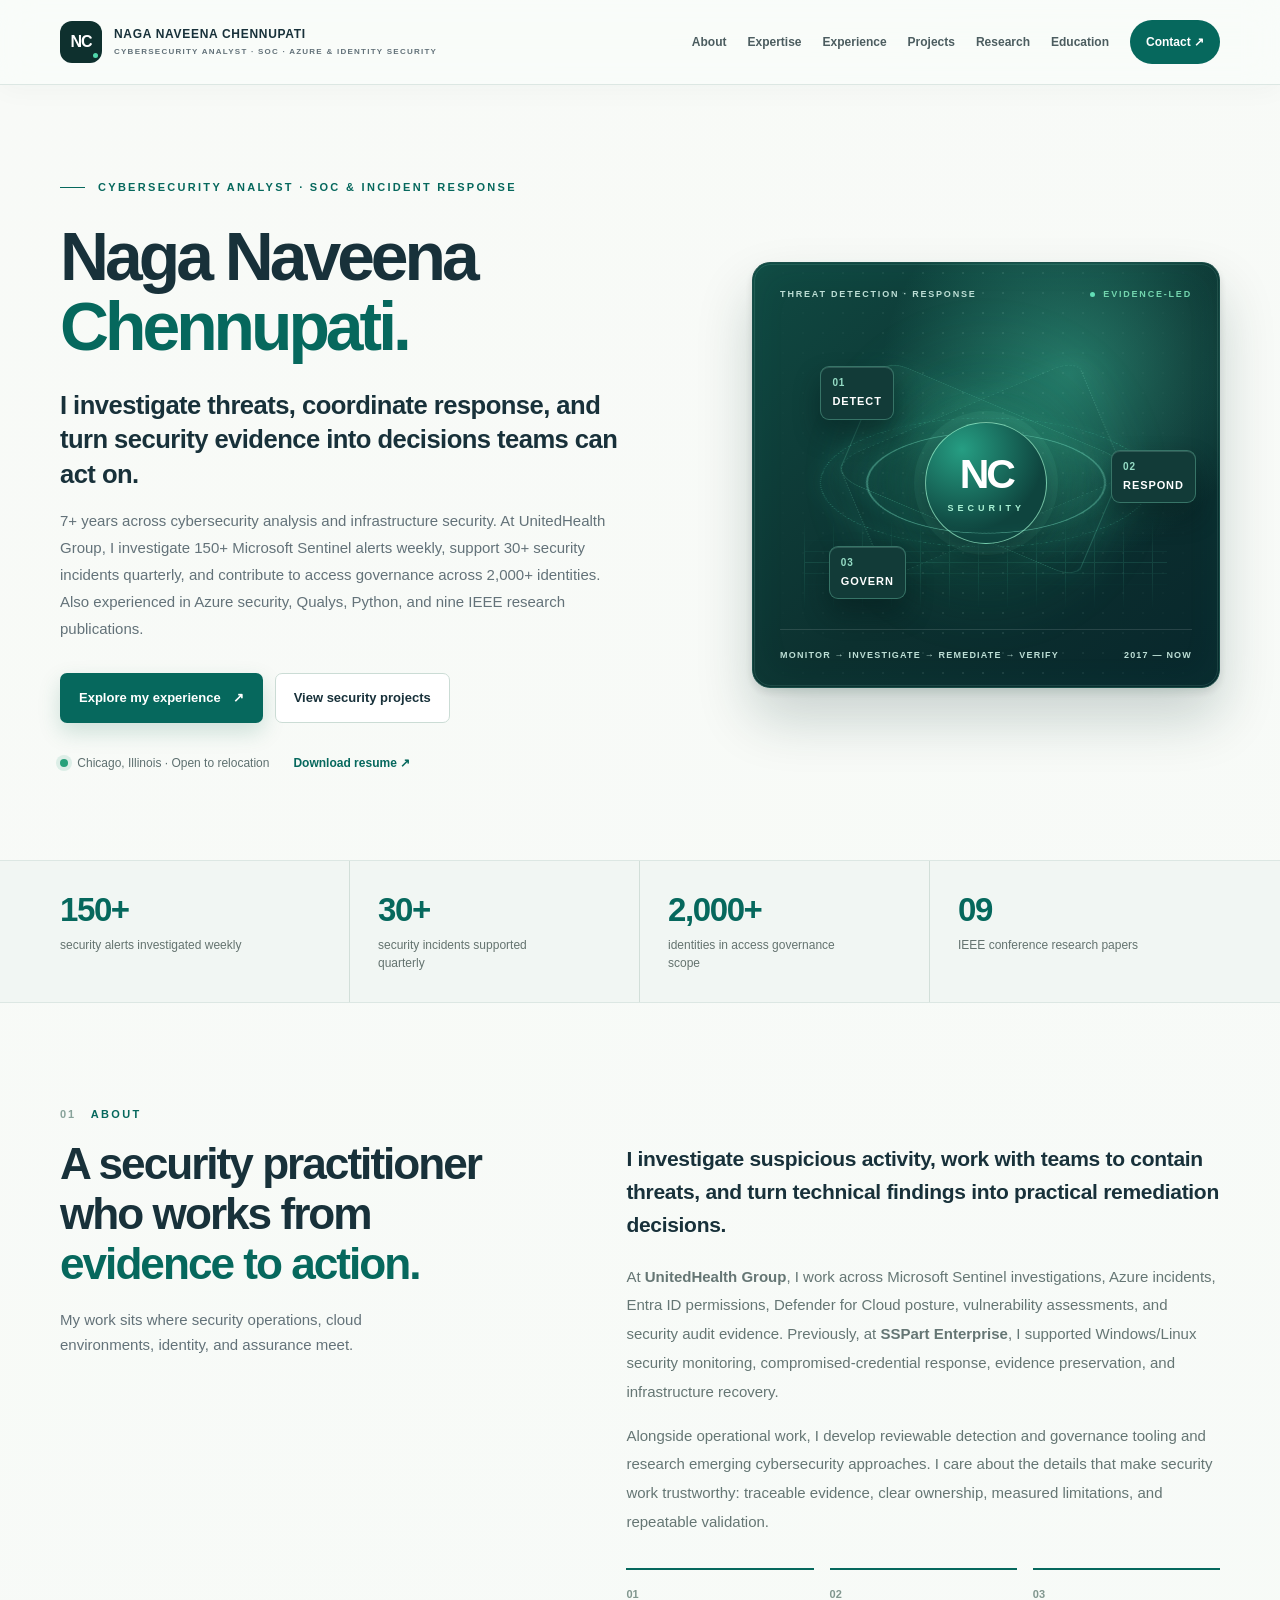
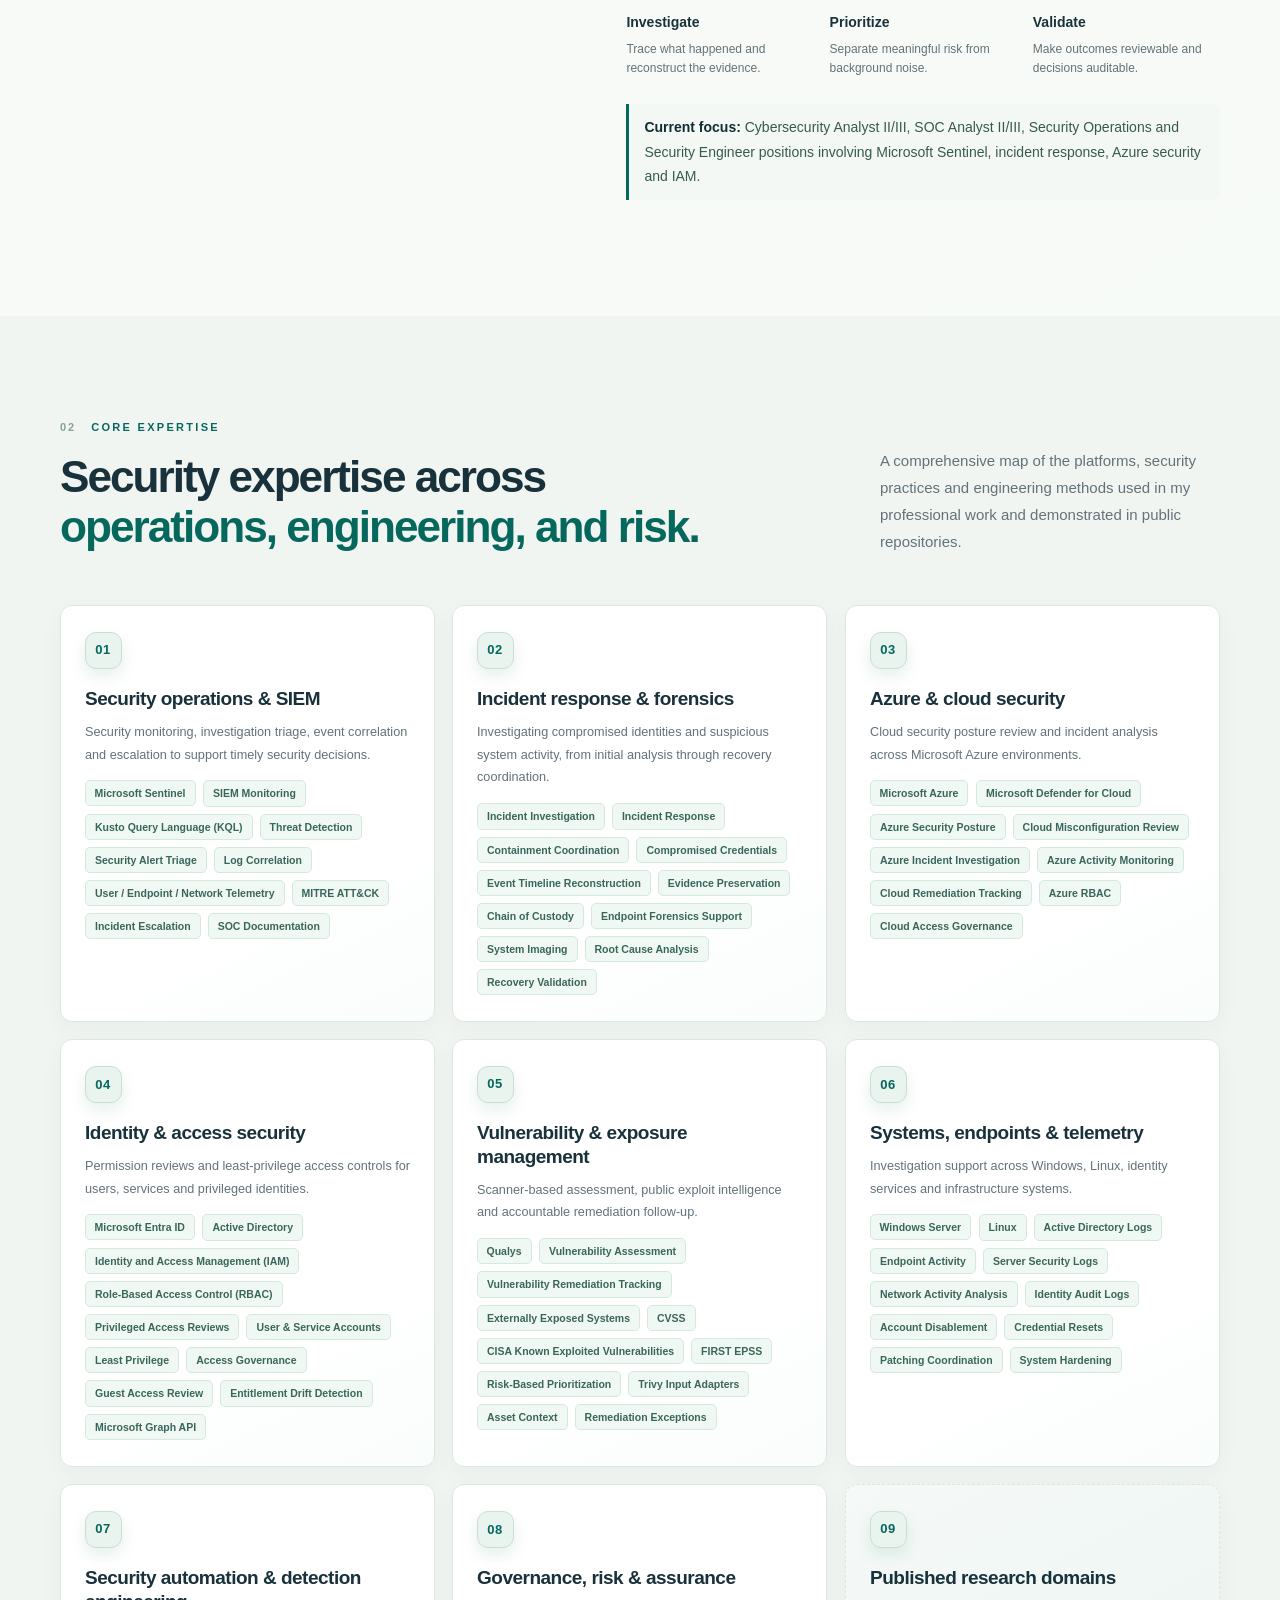
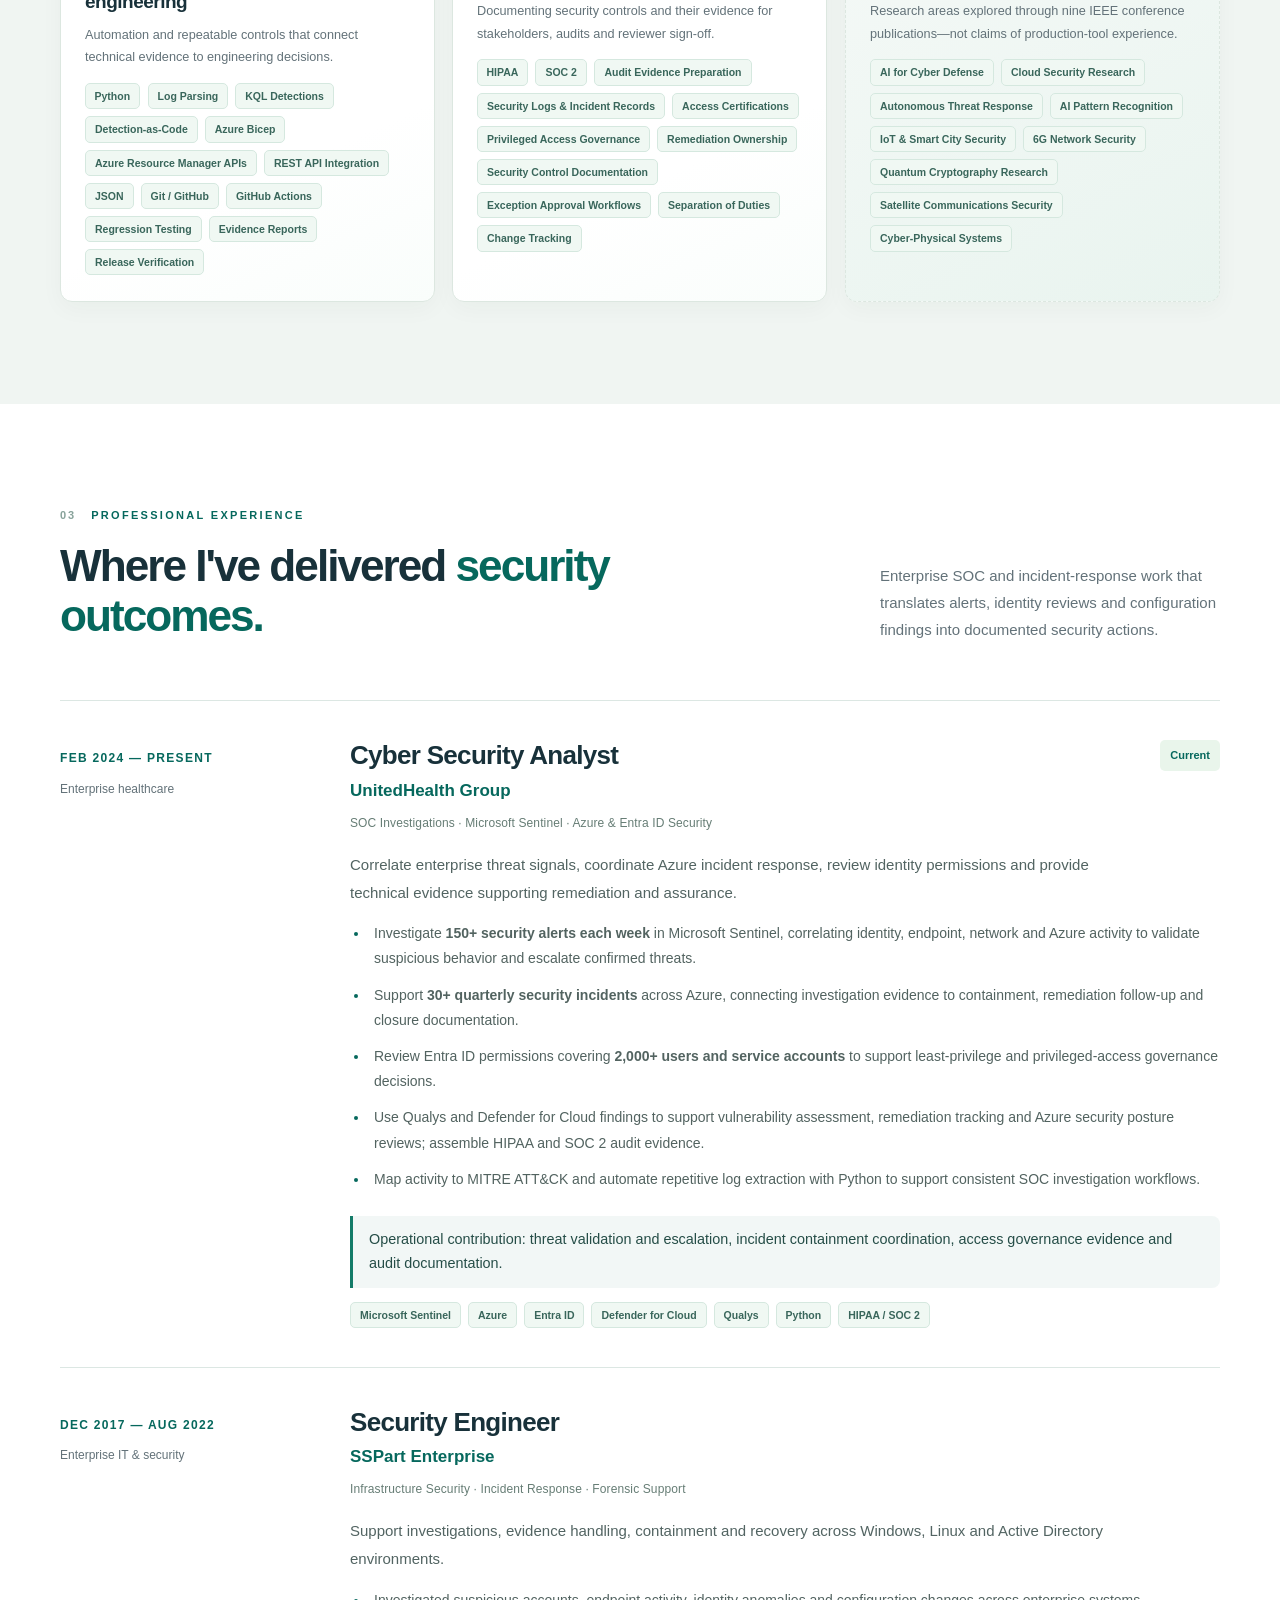
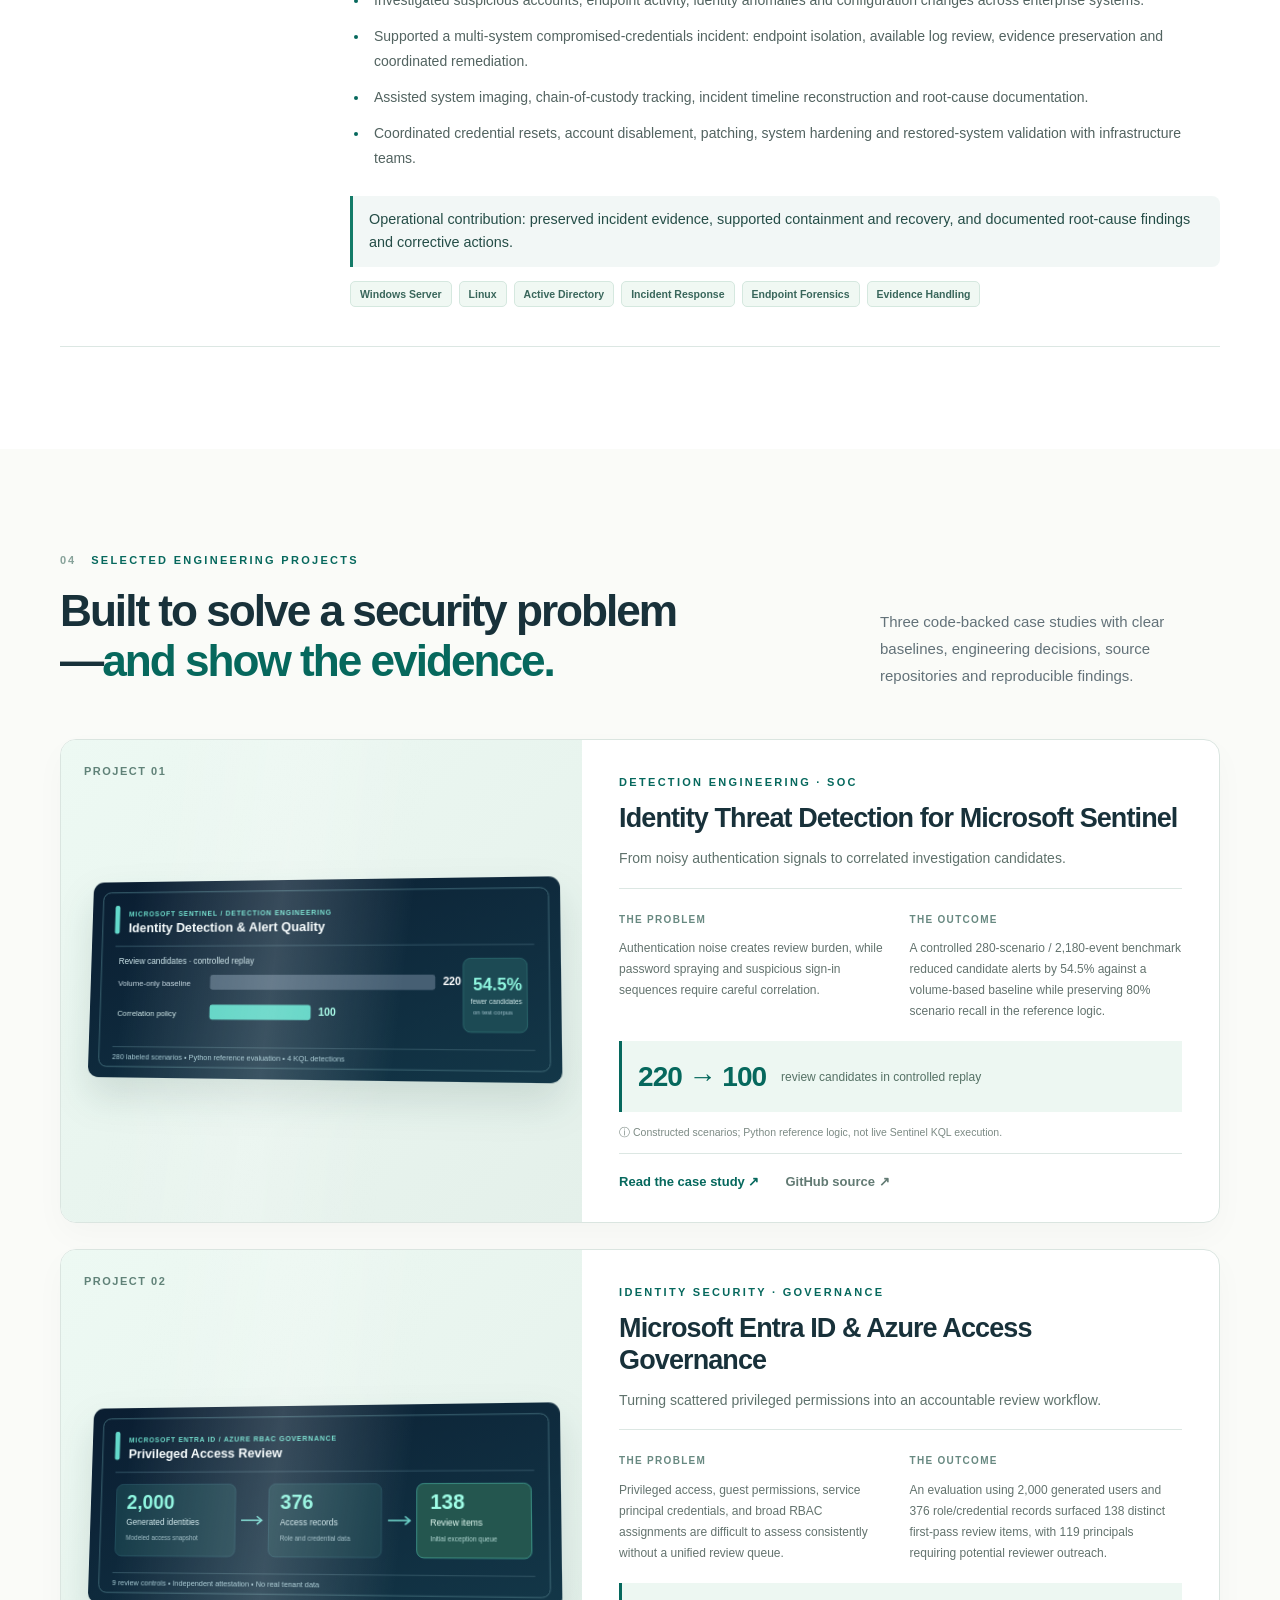
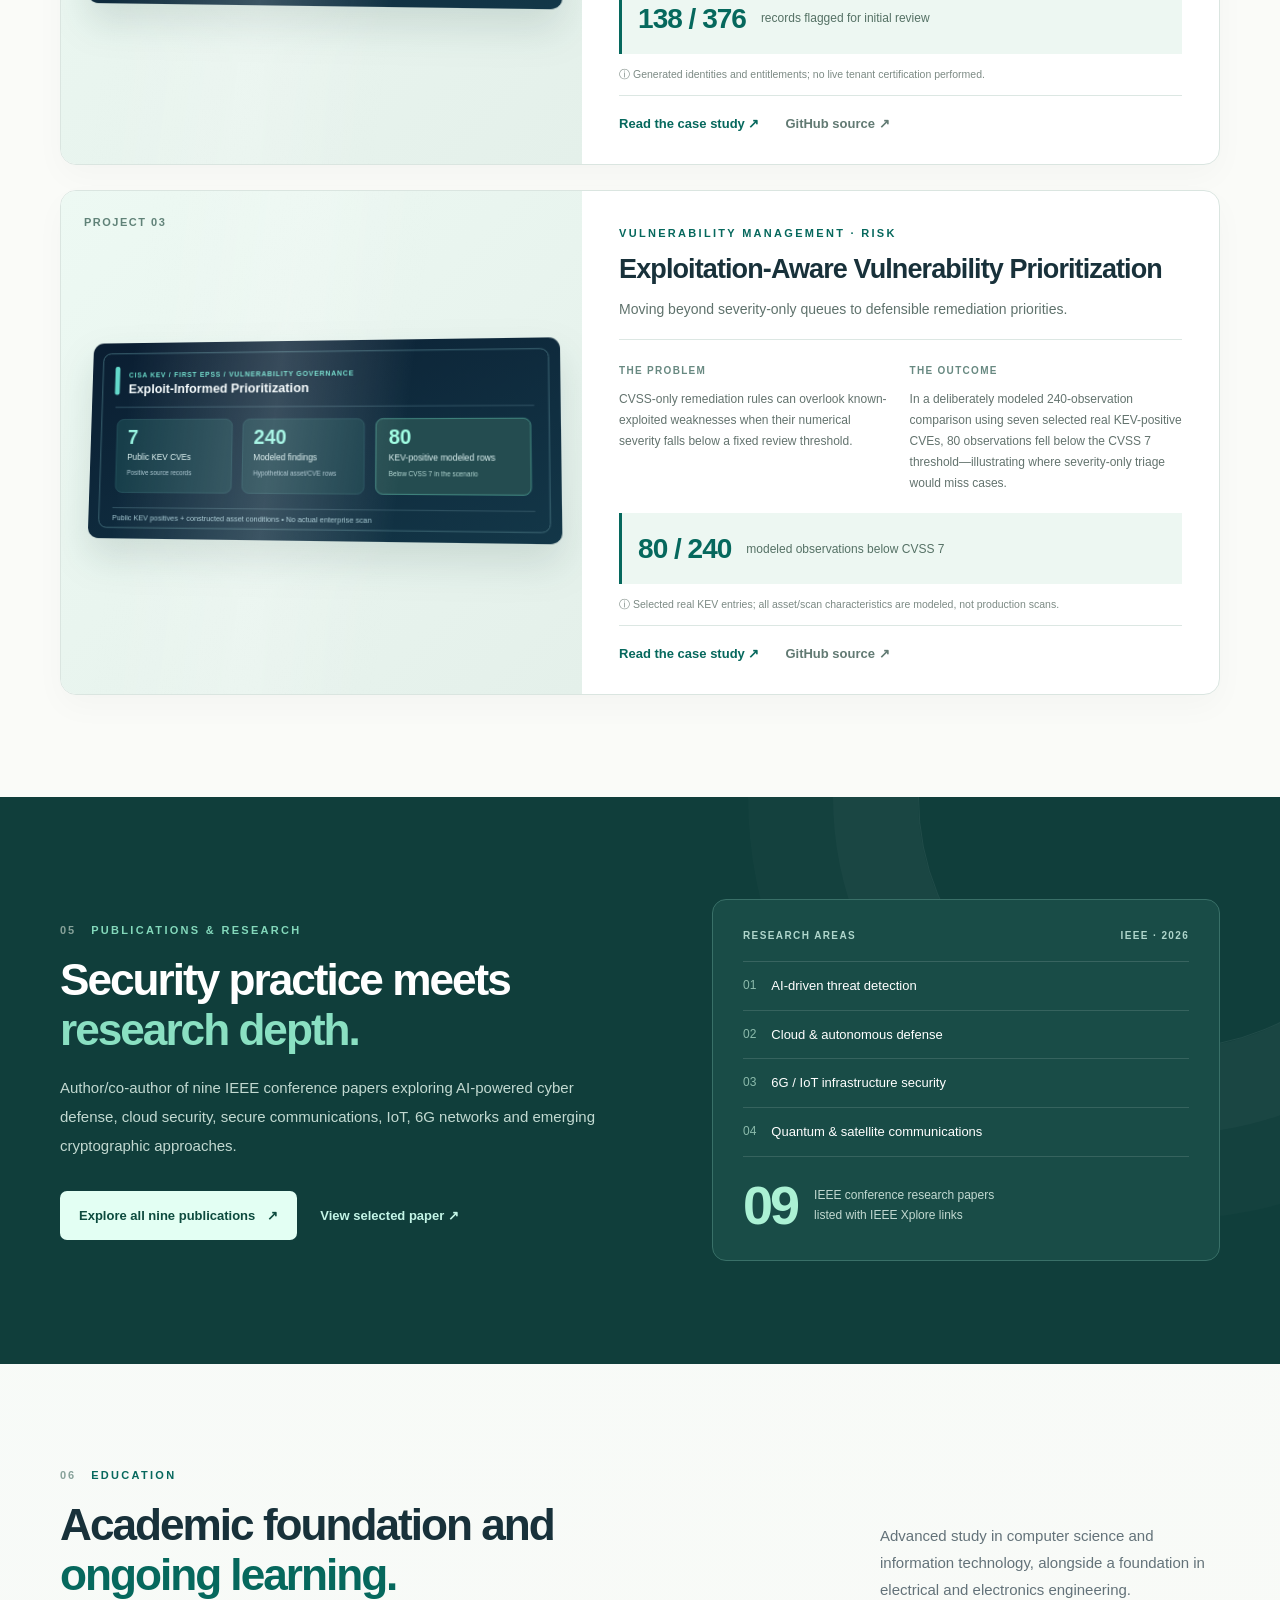
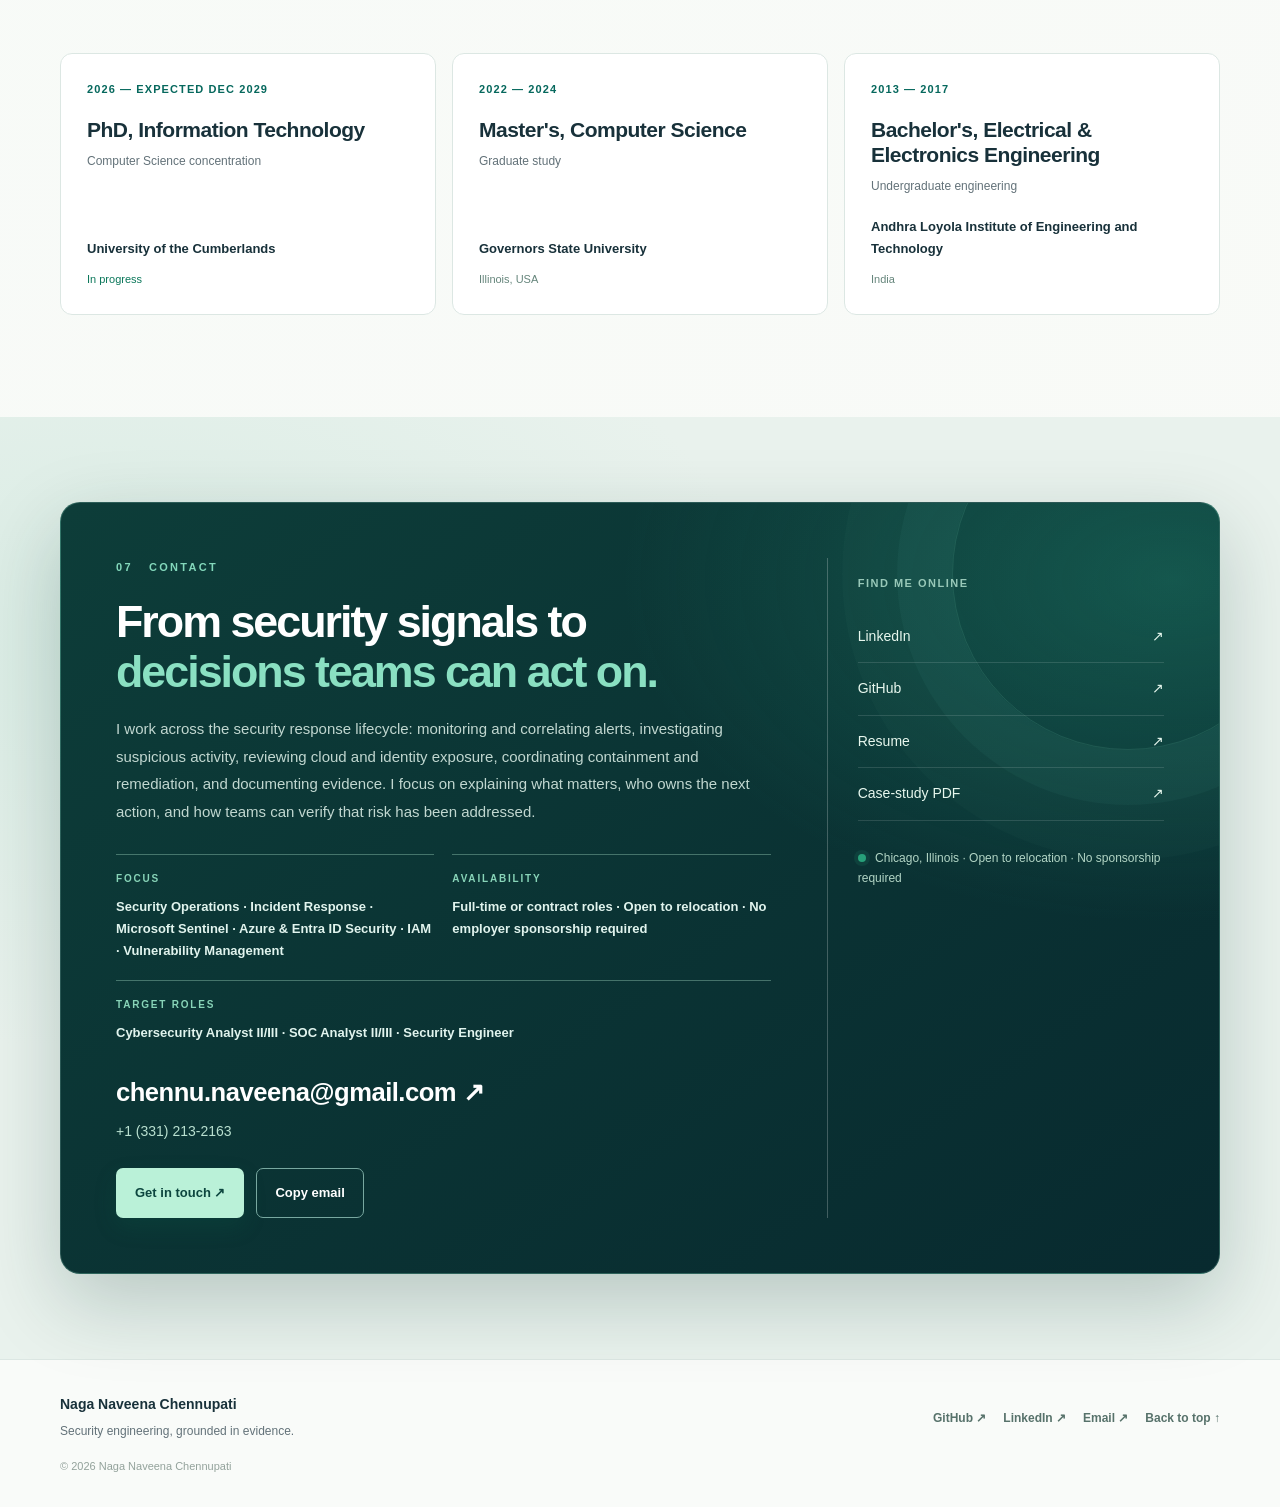
<file: index.html>
<!DOCTYPE html>

<html lang="en"><head><meta charset="utf-8"/><meta content="width=device-width, initial-scale=1" name="viewport"/><meta content="#f9faf7" name="theme-color"/><meta content="Chicago-based Cybersecurity Analyst with 7+ years across security operations, Microsoft Sentinel, incident response, Azure/Entra ID identity security, Qualys and HIPAA/SOC 2. No employer sponsorship required; open to relocation." name="description"/><meta content="website" property="og:type"/><meta content="Naga Naveena Chennupati | Cybersecurity Analyst | SOC &amp; Incident Response" property="og:title"/><meta content="Experienced cybersecurity analyst and former security engineer: Microsoft Sentinel, Azure and identity security, incident response, vulnerability management, and nine IEEE publications." property="og:description"/><meta content="https://naveenachennupati.github.io/" property="og:url"/><meta content="light" name="color-scheme"/><title>Naga Naveena Chennupati | Cybersecurity Analyst | Chicago, Illinois</title><link href="favicon.svg" rel="icon" type="image/svg+xml"/><link href="style.css" rel="stylesheet"/><link href="https://naveenachennupati.github.io/" rel="canonical"/></head><body><a class="skip-link" href="#main">Skip to content</a>
<header class="site-header"><div class="container nav-wrap"><a aria-label="Naga Naveena Chennupati home" class="site-brand" href="index.html#top"><span class="brand-square">NC<span class="brand-dot"></span></span><span class="brand-type">NAGA NAVEENA <b>CHENNUPATI</b><small>CYBERSECURITY ANALYST · SOC · AZURE &amp; IDENTITY SECURITY</small></span></a><button aria-controls="main-nav" aria-expanded="false" aria-label="Open navigation" class="nav-toggle" type="button"><span></span><span></span><span></span></button><nav aria-label="Main navigation" class="main-nav" id="main-nav"><a href="index.html#about">About</a><a href="index.html#skills">Expertise</a><a href="index.html#experience">Experience</a><a href="index.html#projects">Projects</a><a href="research.html">Research</a><a href="index.html#education">Education</a><a class="nav-cta" href="index.html#contact">Contact <span aria-hidden="true">↗</span></a></nav></div></header><main id="main"><section class="hero container" id="top"><div class="hero-copy"><div class="kicker"><span class="kicker-line"></span> CYBERSECURITY ANALYST · SOC &amp; INCIDENT RESPONSE</div><h1>Naga Naveena<br/><span>Chennupati.</span></h1><p class="hero-headline">I investigate threats, coordinate response, and turn security evidence into decisions teams can act on.</p><p class="hero-detail">7+ years across cybersecurity analysis and infrastructure security. At UnitedHealth Group, I investigate 150+ Microsoft Sentinel alerts weekly, support 30+ security incidents quarterly, and contribute to access governance across 2,000+ identities. Also experienced in Azure security, Qualys, Python, and nine IEEE research publications.</p><div class="hero-ctas"><a class="button primary" href="#experience">Explore my experience <span aria-hidden="true">↗</span></a><a class="button light" href="#projects">View security projects</a></div><div class="hero-inline"><span><i class="online-dot"></i> Chicago, Illinois · Open to relocation</span><a href="downloads/Naga_Naveena_Chennupati_Resume.pdf" rel="noopener" target="_blank">Download resume <span aria-hidden="true">↗</span></a></div></div><div aria-label="Visual introduction to security monitoring, identity and risk management" class="hero-visual depth-hero" data-tilt="hero"><div aria-hidden="true" class="depth-grid"></div><div aria-hidden="true" class="depth-plane depth-plane-front"></div><div aria-hidden="true" class="depth-plane depth-plane-back"></div><div aria-hidden="true" class="depth-halo"></div><div class="hero-panel-top"><span>THREAT DETECTION · RESPONSE</span><span class="mini-online"><i></i> EVIDENCE-LED</span></div><div class="hero-orbit"><div class="orbit-ring orbit-one"></div><div class="orbit-ring orbit-two"></div><div class="orbit-center">NC<small>SECURITY</small></div><span class="orbit-node node-one">01 <b>DETECT</b></span><span class="orbit-node node-two">02 <b>RESPOND</b></span><span class="orbit-node node-three">03 <b>GOVERN</b></span></div><div class="hero-panel-bottom"><span>MONITOR → INVESTIGATE → REMEDIATE → VERIFY</span><span>2017 — NOW</span></div></div></section>
<section class="impact-strip"><div class="container impact-grid"><div><strong>150+</strong><span>security alerts investigated weekly</span></div><div><strong>30+</strong><span>security incidents supported quarterly</span></div><div><strong>2,000+</strong><span>identities in access governance scope</span></div><div><strong>09</strong><span>IEEE conference research papers</span></div></div></section>
<section class="section about-section" id="about"><div class="container about-grid"><div class="section-head"><div class="eyebrow"><span class="section-num">01</span> ABOUT</div><h2>A security practitioner who works from <em>evidence to action.</em></h2><p class="section-intro">My work sits where security operations, cloud environments, identity, and assurance meet.</p></div><div class="about-content"><p class="large-text">I investigate suspicious activity, work with teams to contain threats, and turn technical findings into practical remediation decisions.</p><p>At <strong>UnitedHealth Group</strong>, I work across Microsoft Sentinel investigations, Azure incidents, Entra ID permissions, Defender for Cloud posture, vulnerability assessments, and security audit evidence. Previously, at <strong>SSPart Enterprise</strong>, I supported Windows/Linux security monitoring, compromised-credential response, evidence preservation, and infrastructure recovery.</p><p>Alongside operational work, I develop reviewable detection and governance tooling and research emerging cybersecurity approaches. I care about the details that make security work trustworthy: traceable evidence, clear ownership, measured limitations, and repeatable validation.</p><div class="about-points"><div><span class="point-mark">01</span><b>Investigate</b><small>Trace what happened and reconstruct the evidence.</small></div><div><span class="point-mark">02</span><b>Prioritize</b><small>Separate meaningful risk from background noise.</small></div><div><span class="point-mark">03</span><b>Validate</b><small>Make outcomes reviewable and decisions auditable.</small></div></div><p class="target-roles-note"><strong>Current focus: </strong>Cybersecurity Analyst II/III, SOC Analyst II/III, Security Operations and Security Engineer positions involving Microsoft Sentinel, incident response, Azure security and IAM.</p></div></div></section>
<section class="section skills-section" id="skills"><div class="container"><div class="section-intro-row"><div><div class="eyebrow"><span class="section-num">02</span> CORE EXPERTISE</div><h2>Security expertise across <em>operations, engineering, and risk.</em></h2></div><p>A comprehensive map of the platforms, security practices and engineering methods used in my professional work and demonstrated in public repositories.</p></div><div class="skill-grid"><article class="skill-card depth-card" data-tilt="soft"><span class="skill-icon">01</span><h3>Security operations &amp; SIEM</h3><p>Security monitoring, investigation triage, event correlation and escalation to support timely security decisions.</p><div class="taglist"><span class="chip">Microsoft Sentinel</span><span class="chip">SIEM Monitoring</span><span class="chip">Kusto Query Language (KQL)</span><span class="chip">Threat Detection</span><span class="chip">Security Alert Triage</span><span class="chip">Log Correlation</span><span class="chip">User / Endpoint / Network Telemetry</span><span class="chip">MITRE ATT&amp;CK</span><span class="chip">Incident Escalation</span><span class="chip">SOC Documentation</span></div></article><article class="skill-card depth-card" data-tilt="soft"><span class="skill-icon">02</span><h3>Incident response &amp; forensics</h3><p>Investigating compromised identities and suspicious system activity, from initial analysis through recovery coordination.</p><div class="taglist"><span class="chip">Incident Investigation</span><span class="chip">Incident Response</span><span class="chip">Containment Coordination</span><span class="chip">Compromised Credentials</span><span class="chip">Event Timeline Reconstruction</span><span class="chip">Evidence Preservation</span><span class="chip">Chain of Custody</span><span class="chip">Endpoint Forensics Support</span><span class="chip">System Imaging</span><span class="chip">Root Cause Analysis</span><span class="chip">Recovery Validation</span></div></article><article class="skill-card depth-card" data-tilt="soft"><span class="skill-icon">03</span><h3>Azure &amp; cloud security</h3><p>Cloud security posture review and incident analysis across Microsoft Azure environments.</p><div class="taglist"><span class="chip">Microsoft Azure</span><span class="chip">Microsoft Defender for Cloud</span><span class="chip">Azure Security Posture</span><span class="chip">Cloud Misconfiguration Review</span><span class="chip">Azure Incident Investigation</span><span class="chip">Azure Activity Monitoring</span><span class="chip">Cloud Remediation Tracking</span><span class="chip">Azure RBAC</span><span class="chip">Cloud Access Governance</span></div></article><article class="skill-card depth-card" data-tilt="soft"><span class="skill-icon">04</span><h3>Identity &amp; access security</h3><p>Permission reviews and least-privilege access controls for users, services and privileged identities.</p><div class="taglist"><span class="chip">Microsoft Entra ID</span><span class="chip">Active Directory</span><span class="chip">Identity and Access Management (IAM)</span><span class="chip">Role-Based Access Control (RBAC)</span><span class="chip">Privileged Access Reviews</span><span class="chip">User &amp; Service Accounts</span><span class="chip">Least Privilege</span><span class="chip">Access Governance</span><span class="chip">Guest Access Review</span><span class="chip">Entitlement Drift Detection</span><span class="chip">Microsoft Graph API</span></div></article><article class="skill-card depth-card" data-tilt="soft"><span class="skill-icon">05</span><h3>Vulnerability &amp; exposure management</h3><p>Scanner-based assessment, public exploit intelligence and accountable remediation follow-up.</p><div class="taglist"><span class="chip">Qualys</span><span class="chip">Vulnerability Assessment</span><span class="chip">Vulnerability Remediation Tracking</span><span class="chip">Externally Exposed Systems</span><span class="chip">CVSS</span><span class="chip">CISA Known Exploited Vulnerabilities</span><span class="chip">FIRST EPSS</span><span class="chip">Risk-Based Prioritization</span><span class="chip">Trivy Input Adapters</span><span class="chip">Asset Context</span><span class="chip">Remediation Exceptions</span></div></article><article class="skill-card depth-card" data-tilt="soft"><span class="skill-icon">06</span><h3>Systems, endpoints &amp; telemetry</h3><p>Investigation support across Windows, Linux, identity services and infrastructure systems.</p><div class="taglist"><span class="chip">Windows Server</span><span class="chip">Linux</span><span class="chip">Active Directory Logs</span><span class="chip">Endpoint Activity</span><span class="chip">Server Security Logs</span><span class="chip">Network Activity Analysis</span><span class="chip">Identity Audit Logs</span><span class="chip">Account Disablement</span><span class="chip">Credential Resets</span><span class="chip">Patching Coordination</span><span class="chip">System Hardening</span></div></article><article class="skill-card depth-card" data-tilt="soft"><span class="skill-icon">07</span><h3>Security automation &amp; detection engineering</h3><p>Automation and repeatable controls that connect technical evidence to engineering decisions.</p><div class="taglist"><span class="chip">Python</span><span class="chip">Log Parsing</span><span class="chip">KQL Detections</span><span class="chip">Detection-as-Code</span><span class="chip">Azure Bicep</span><span class="chip">Azure Resource Manager APIs</span><span class="chip">REST API Integration</span><span class="chip">JSON</span><span class="chip">Git / GitHub</span><span class="chip">GitHub Actions</span><span class="chip">Regression Testing</span><span class="chip">Evidence Reports</span><span class="chip">Release Verification</span></div></article><article class="skill-card depth-card" data-tilt="soft"><span class="skill-icon">08</span><h3>Governance, risk &amp; assurance</h3><p>Documenting security controls and their evidence for stakeholders, audits and reviewer sign-off.</p><div class="taglist"><span class="chip">HIPAA</span><span class="chip">SOC 2</span><span class="chip">Audit Evidence Preparation</span><span class="chip">Security Logs &amp; Incident Records</span><span class="chip">Access Certifications</span><span class="chip">Privileged Access Governance</span><span class="chip">Remediation Ownership</span><span class="chip">Security Control Documentation</span><span class="chip">Exception Approval Workflows</span><span class="chip">Separation of Duties</span><span class="chip">Change Tracking</span></div></article><article class="skill-card depth-card" data-tilt="soft"><span class="skill-icon">09</span><h3>Published research domains</h3><p>Research areas explored through nine IEEE conference publications—not claims of production-tool experience.</p><div class="taglist"><span class="chip">AI for Cyber Defense</span><span class="chip">Cloud Security Research</span><span class="chip">Autonomous Threat Response</span><span class="chip">AI Pattern Recognition</span><span class="chip">IoT &amp; Smart City Security</span><span class="chip">6G Network Security</span><span class="chip">Quantum Cryptography Research</span><span class="chip">Satellite Communications Security</span><span class="chip">Cyber-Physical Systems</span></div></article></div></div></section>
<section class="section experience-section" id="experience"><div class="container"><div class="section-intro-row"><div><div class="eyebrow"><span class="section-num">03</span> PROFESSIONAL EXPERIENCE</div><h2>Where I've delivered <em>security outcomes.</em></h2></div><p>Enterprise SOC and incident-response work that translates alerts, identity reviews and configuration findings into documented security actions.</p></div><div class="timeline"><article class="timeline-item"><div class="timeline-meta"><span class="time">FEB 2024 — PRESENT</span><span class="timeline-label">Enterprise healthcare</span></div><div class="timeline-content"><div class="role-heading"><div><h3>Cyber Security Analyst</h3><div class="role-company">UnitedHealth Group</div><div class="role-specialization">SOC Investigations · Microsoft Sentinel · Azure &amp; Entra ID Security</div></div><span class="role-badge">Current</span></div><p class="role-summary">Correlate enterprise threat signals, coordinate Azure incident response, review identity permissions and provide technical evidence supporting remediation and assurance.</p><ul class="work-list"><li>Investigate <strong>150+ security alerts each week</strong> in Microsoft Sentinel, correlating identity, endpoint, network and Azure activity to validate suspicious behavior and escalate confirmed threats.</li><li>Support <strong>30+ quarterly security incidents</strong> across Azure, connecting investigation evidence to containment, remediation follow-up and closure documentation.</li><li>Review Entra ID permissions covering <strong>2,000+ users and service accounts</strong> to support least-privilege and privileged-access governance decisions.</li><li>Use Qualys and Defender for Cloud findings to support vulnerability assessment, remediation tracking and Azure security posture reviews; assemble HIPAA and SOC 2 audit evidence.</li><li>Map activity to MITRE ATT&amp;CK and automate repetitive log extraction with Python to support consistent SOC investigation workflows.</li></ul><p class="role-evidence-note">Operational contribution: threat validation and escalation, incident containment coordination, access governance evidence and audit documentation.</p><div class="taglist"><span class="chip">Microsoft Sentinel</span><span class="chip">Azure</span><span class="chip">Entra ID</span><span class="chip">Defender for Cloud</span><span class="chip">Qualys</span><span class="chip">Python</span><span class="chip">HIPAA / SOC 2</span></div></div></article><article class="timeline-item"><div class="timeline-meta"><span class="time">DEC 2017 — AUG 2022</span><span class="timeline-label">Enterprise IT &amp; security</span></div><div class="timeline-content"><div class="role-heading"><div><h3>Security Engineer</h3><div class="role-company">SSPart Enterprise</div><div class="role-specialization">Infrastructure Security · Incident Response · Forensic Support</div></div></div><p class="role-summary">Support investigations, evidence handling, containment and recovery across Windows, Linux and Active Directory environments.</p><ul class="work-list"><li>Investigated suspicious accounts, endpoint activity, identity anomalies and configuration changes across enterprise systems.</li><li>Supported a multi-system compromised-credentials incident: endpoint isolation, available log review, evidence preservation and coordinated remediation.</li><li>Assisted system imaging, chain-of-custody tracking, incident timeline reconstruction and root-cause documentation.</li><li>Coordinated credential resets, account disablement, patching, system hardening and restored-system validation with infrastructure teams.</li></ul><p class="role-evidence-note">Operational contribution: preserved incident evidence, supported containment and recovery, and documented root-cause findings and corrective actions.</p><div class="taglist"><span class="chip">Windows Server</span><span class="chip">Linux</span><span class="chip">Active Directory</span><span class="chip">Incident Response</span><span class="chip">Endpoint Forensics</span><span class="chip">Evidence Handling</span></div></div></article></div></div></section>
<section class="section projects-section" id="projects"><div class="container"><div class="section-intro-row"><div><div class="eyebrow"><span class="section-num">04</span> SELECTED ENGINEERING PROJECTS</div><h2>Built to solve a security problem—<em>and show the evidence.</em></h2></div><p>Three code-backed case studies with clear baselines, engineering decisions, source repositories and reproducible findings.</p></div><div class="project-list"><article class="project-card depth-card" data-tilt="soft"><div class="project-media"><img alt="Diagram showing identity threat detection for microsoft sentinel evidence" loading="lazy" src="assets/sentinel-evidence.svg"/><span class="project-index">PROJECT 01</span></div><div class="project-body"><div class="eyebrow">DETECTION ENGINEERING · SOC</div><h3>Identity Threat Detection for Microsoft Sentinel</h3><p class="project-lede">From noisy authentication signals to correlated investigation candidates.</p><div class="project-summary"><div><span>THE PROBLEM</span><p>Authentication noise creates review burden, while password spraying and suspicious sign-in sequences require careful correlation.</p></div><div><span>THE OUTCOME</span><p>A controlled 280-scenario / 2,180-event benchmark reduced candidate alerts by 54.5% against a volume-based baseline while preserving 80% scenario recall in the reference logic.</p></div></div><div class="project-metric"><strong>220 → 100</strong><span>review candidates in controlled replay</span></div><p class="scope-note"><span aria-hidden="true">ⓘ</span> Constructed scenarios; Python reference logic, not live Sentinel KQL execution.</p><div class="project-actions"><a class="text-link" href="projects/sentinel.html">Read the case study <span aria-hidden="true">↗</span></a><a class="text-link muted-link" href="https://github.com/naveenachennupati/sentinel-detection-engineering" rel="noopener noreferrer" target="_blank">GitHub source ↗</a></div></div></article><article class="project-card depth-card" data-tilt="soft"><div class="project-media"><img alt="Diagram showing microsoft entra id &amp; azure access governance evidence" loading="lazy" src="assets/entra-evidence.svg"/><span class="project-index">PROJECT 02</span></div><div class="project-body"><div class="eyebrow">IDENTITY SECURITY · GOVERNANCE</div><h3>Microsoft Entra ID &amp; Azure Access Governance</h3><p class="project-lede">Turning scattered privileged permissions into an accountable review workflow.</p><div class="project-summary"><div><span>THE PROBLEM</span><p>Privileged access, guest permissions, service principal credentials, and broad RBAC assignments are difficult to assess consistently without a unified review queue.</p></div><div><span>THE OUTCOME</span><p>An evaluation using 2,000 generated users and 376 role/credential records surfaced 138 distinct first-pass review items, with 119 principals requiring potential reviewer outreach.</p></div></div><div class="project-metric"><strong>138 / 376</strong><span>records flagged for initial review</span></div><p class="scope-note"><span aria-hidden="true">ⓘ</span> Generated identities and entitlements; no live tenant certification performed.</p><div class="project-actions"><a class="text-link" href="projects/entra.html">Read the case study <span aria-hidden="true">↗</span></a><a class="text-link muted-link" href="https://github.com/naveenachennupati/entra-access-governance" rel="noopener noreferrer" target="_blank">GitHub source ↗</a></div></div></article><article class="project-card depth-card" data-tilt="soft"><div class="project-media"><img alt="Diagram showing exploitation-aware vulnerability prioritization evidence" loading="lazy" src="assets/vulnerability-evidence.svg"/><span class="project-index">PROJECT 03</span></div><div class="project-body"><div class="eyebrow">VULNERABILITY MANAGEMENT · RISK</div><h3>Exploitation-Aware Vulnerability Prioritization</h3><p class="project-lede">Moving beyond severity-only queues to defensible remediation priorities.</p><div class="project-summary"><div><span>THE PROBLEM</span><p>CVSS-only remediation rules can overlook known-exploited weaknesses when their numerical severity falls below a fixed review threshold.</p></div><div><span>THE OUTCOME</span><p>In a deliberately modeled 240-observation comparison using seven selected real KEV-positive CVEs, 80 observations fell below the CVSS 7 threshold—illustrating where severity-only triage would miss cases.</p></div></div><div class="project-metric"><strong>80 / 240</strong><span>modeled observations below CVSS 7</span></div><p class="scope-note"><span aria-hidden="true">ⓘ</span> Selected real KEV entries; all asset/scan characteristics are modeled, not production scans.</p><div class="project-actions"><a class="text-link" href="projects/vulnerability.html">Read the case study <span aria-hidden="true">↗</span></a><a class="text-link muted-link" href="https://github.com/naveenachennupati/kev-exposure-prioritization" rel="noopener noreferrer" target="_blank">GitHub source ↗</a></div></div></article></div></div></section>
<section class="section research-highlight" id="research"><div class="container research-layout"><div><div class="eyebrow"><span class="section-num">05</span> PUBLICATIONS &amp; RESEARCH</div><h2>Security practice meets <em>research depth.</em></h2><p>Author/co-author of nine IEEE conference papers exploring AI-powered cyber defense, cloud security, secure communications, IoT, 6G networks and emerging cryptographic approaches.</p><div class="research-actions"><a class="button primary" href="research.html">Explore all nine publications <span aria-hidden="true">↗</span></a><a class="text-link" href="https://ieeexplore.ieee.org/document/11717288" rel="noopener noreferrer" target="_blank">View selected paper ↗</a></div></div><div class="research-panel depth-card" data-tilt="soft"><div class="research-panel-head">RESEARCH AREAS <span>IEEE · 2026</span></div><div class="research-topics"><div><span>01</span> AI-driven threat detection</div><div><span>02</span> Cloud &amp; autonomous defense</div><div><span>03</span> 6G / IoT infrastructure security</div><div><span>04</span> Quantum &amp; satellite communications</div></div><div class="research-total"><strong>09</strong><span>IEEE conference research papers<br/>listed with IEEE Xplore links</span></div></div></div></section>
<section class="section education-section" id="education"><div class="container"><div class="section-intro-row"><div><div class="eyebrow"><span class="section-num">06</span> EDUCATION</div><h2>Academic foundation and <em>ongoing learning.</em></h2></div><p>Advanced study in computer science and information technology, alongside a foundation in electrical and electronics engineering.</p></div><div class="education-grid"><article class="edu-card depth-card" data-tilt="soft"><span class="edu-period">2026 — EXPECTED DEC 2029</span><h3>PhD, Information Technology</h3><p>Computer Science concentration</p><strong>University of the Cumberlands</strong><span class="edu-status">In progress</span></article><article class="edu-card depth-card" data-tilt="soft"><span class="edu-period">2022 — 2024</span><h3>Master's, Computer Science</h3><p>Graduate study</p><strong>Governors State University</strong><span class="edu-location">Illinois, USA</span></article><article class="edu-card depth-card" data-tilt="soft"><span class="edu-period">2013 — 2017</span><h3>Bachelor's, Electrical &amp; Electronics Engineering</h3><p>Undergraduate engineering</p><strong>Andhra Loyola Institute of Engineering and Technology</strong><span class="edu-location">India</span></article></div></div></section>
<section class="section contact-section" id="contact"><div class="container contact-panel"><div class="contact-main"><div class="eyebrow">07   CONTACT</div>
<h2>From security signals to <em>decisions teams can act on.</em></h2>
<p class="contact-pitch">I work across the security response lifecycle: monitoring and correlating alerts, investigating suspicious activity, reviewing cloud and identity exposure, coordinating containment and remediation, and documenting evidence. I focus on explaining what matters, who owns the next action, and how teams can verify that risk has been addressed.</p>
<div class="contact-meta-grid">
<div class="contact-meta"><span>FOCUS</span><strong>Security Operations · Incident Response · Microsoft Sentinel · Azure &amp; Entra ID Security · IAM · Vulnerability Management</strong></div>
<div class="contact-meta"><span>AVAILABILITY</span><strong>Full-time or contract roles · Open to relocation · No employer sponsorship required</strong></div>
<div class="contact-meta"><span>TARGET ROLES</span><strong>Cybersecurity Analyst II/III · SOC Analyst II/III · Security Engineer</strong></div></div>
<div class="contact-links"><a class="contact-email" href="mailto:chennu.naveena@gmail.com">chennu.naveena@gmail.com <span aria-hidden="true">↗</span></a><a href="tel:+13312132163">+1 (331) 213-2163</a></div>
<div class="contact-actions"><a class="button primary" href="mailto:chennu.naveena@gmail.com?subject=Cybersecurity%20Opportunity">Get in touch ↗</a><button class="button secondary copy-button" data-copy="chennu.naveena@gmail.com" type="button">Copy email</button></div></div><div class="contact-side"><div class="contact-side-title">FIND ME ONLINE</div><a href="https://www.linkedin.com/in/chnaveena/" rel="noopener noreferrer" target="_blank">LinkedIn <span>↗</span></a><a href="https://github.com/naveenachennupati" rel="noopener noreferrer" target="_blank">GitHub <span>↗</span></a><a href="downloads/Naga_Naveena_Chennupati_Resume.pdf" rel="noopener" target="_blank">Resume <span>↗</span></a><a href="downloads/Security_Engineering_Case_Studies.pdf" rel="noopener" target="_blank">Case-study PDF <span>↗</span></a><div class="contact-location"><span class="online-dot"></span> Chicago, Illinois · Open to relocation · No sponsorship required</div></div></div></section></main><footer class="site-footer"><div class="container footer-inner"><div><strong>Naga Naveena Chennupati</strong><p>Security engineering, grounded in evidence.</p></div><div class="footer-links"><a href="https://github.com/naveenachennupati" rel="noopener noreferrer" target="_blank">GitHub ↗</a><a href="https://www.linkedin.com/in/chnaveena/" rel="noopener noreferrer" target="_blank">LinkedIn ↗</a><a href="mailto:chennu.naveena@gmail.com">Email ↗</a><a href="index.html#top">Back to top ↑</a></div><span class="copyright">© <span id="year">2026</span> Naga Naveena Chennupati</span></div></footer><script type="application/ld+json">{"@context": "https://schema.org", "@type": "Person", "name": "Naga Naveena Chennupati", "jobTitle": "Cyber Security Analyst", "description": "Cybersecurity Analyst and former Security Engineer with 7+ years in Microsoft Sentinel, incident response, Azure/Entra ID, IAM, Qualys and vulnerability management.", "url": "https://naveenachennupati.github.io/", "email": "mailto:chennu.naveena@gmail.com", "sameAs": ["https://github.com/naveenachennupati", "https://www.linkedin.com/in/chnaveena/"], "alumniOf": [{"@type": "CollegeOrUniversity", "name": "Governors State University"}, {"@type": "CollegeOrUniversity", "name": "Andhra Loyola Institute of Engineering and Technology"}], "address": {"@type": "PostalAddress", "addressLocality": "Chicago", "addressRegion": "Illinois", "addressCountry": "US"}}</script><script defer="" src="script.js"></script></body></html>
</file>
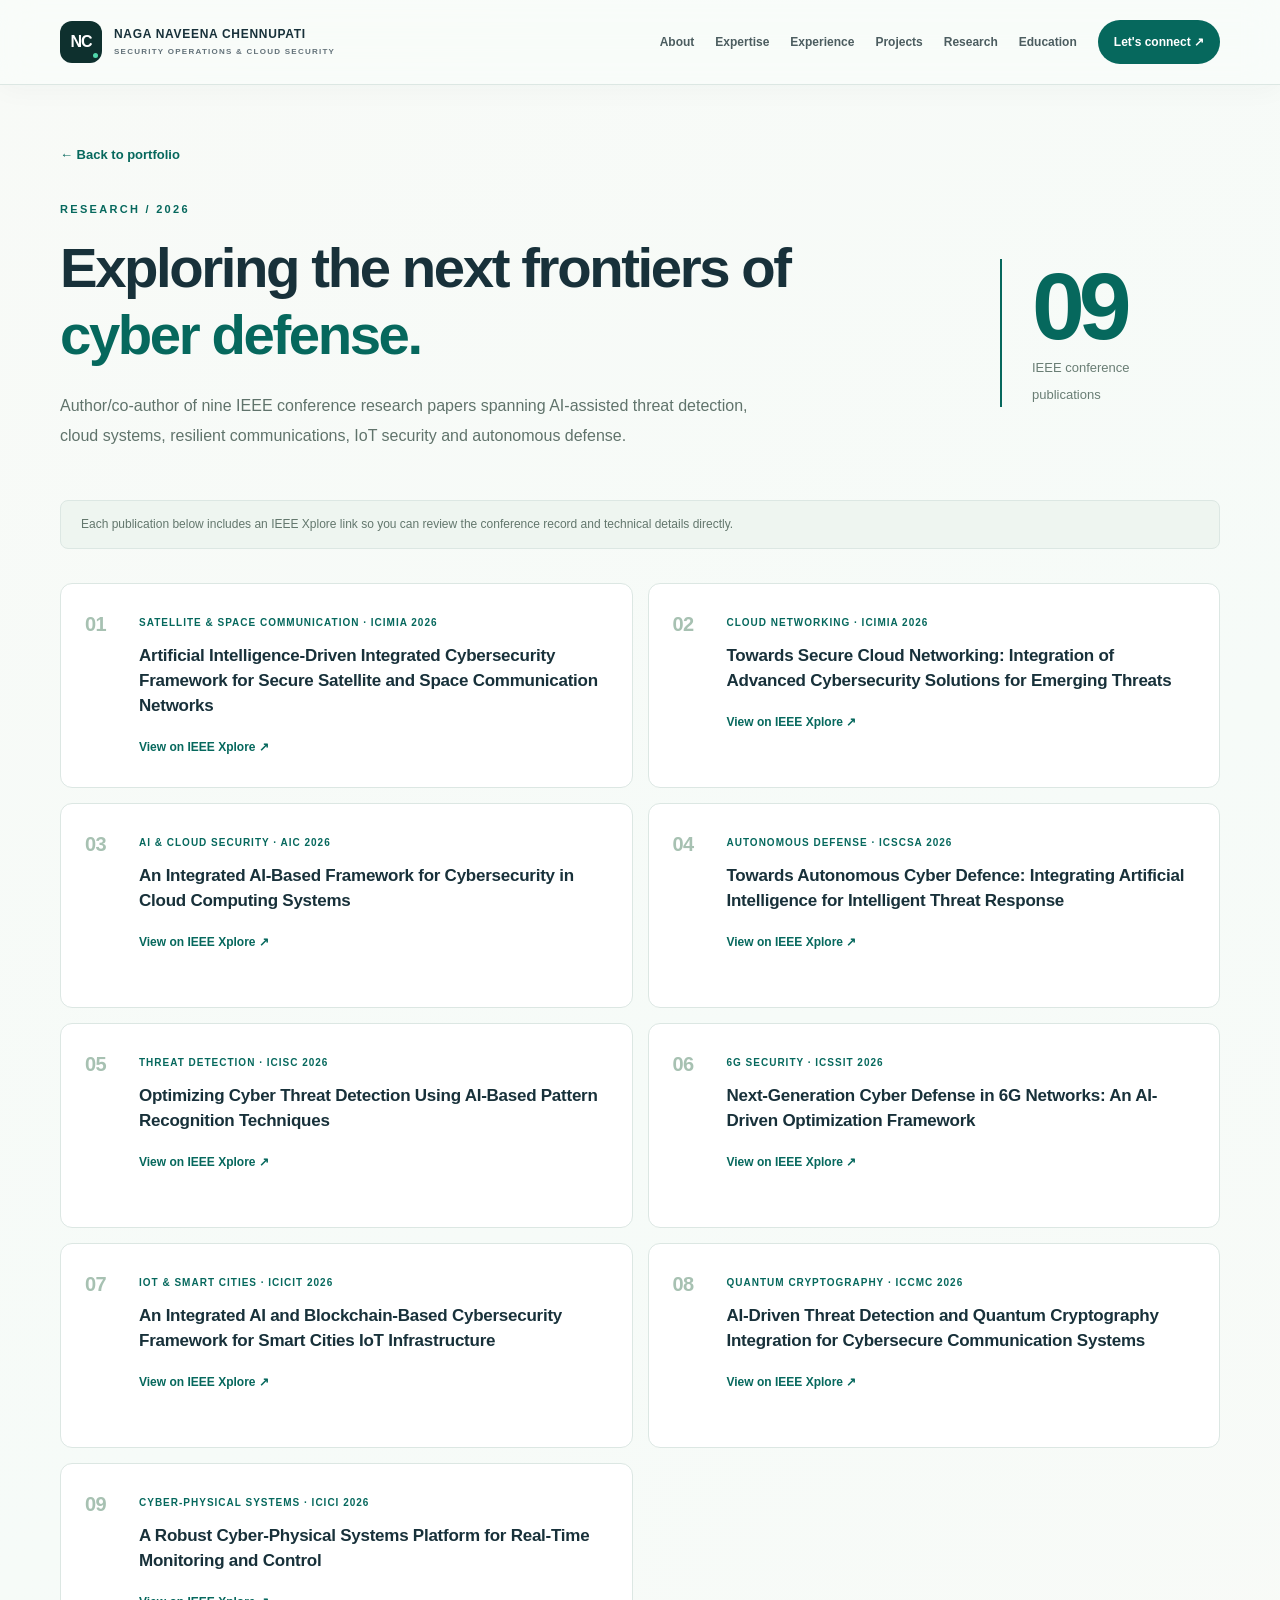
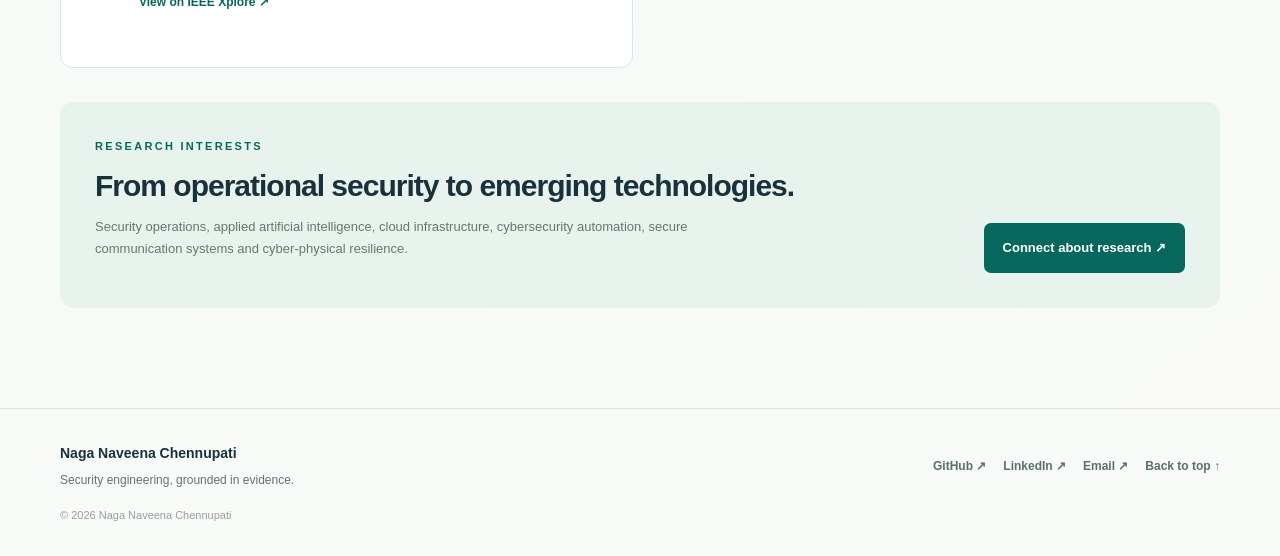
<file: research.html>
<!doctype html><html lang="en"><head><meta charset="utf-8"><meta name="viewport" content="width=device-width, initial-scale=1"><meta name="theme-color" content="#f9faf7"><meta name="description" content="Nine IEEE conference research papers covering cybersecurity, artificial intelligence, cloud security, IoT, 6G and communications security."><meta property="og:type" content="website"><meta property="og:title" content="IEEE Publications &amp; Research | Naga Naveena Chennupati"><meta property="og:description" content="Nine IEEE conference research papers covering cybersecurity, artificial intelligence, cloud security, IoT, 6G and communications security."><meta property="og:url" content="https://naveenachennupati.github.io/research.html"><meta name="color-scheme" content="light"><title>IEEE Publications &amp; Research | Naga Naveena Chennupati</title><link rel="icon" href="favicon.svg" type="image/svg+xml"><link rel="stylesheet" href="style.css"><link rel="canonical" href="https://naveenachennupati.github.io/research.html"></head><body><a class="skip-link" href="#main">Skip to content</a>
<header class="site-header"><div class="container nav-wrap"><a class="site-brand" href="index.html#top" aria-label="Naga Naveena Chennupati home"><span class="brand-square">NC<span class="brand-dot"></span></span><span class="brand-type">NAGA NAVEENA <b>CHENNUPATI</b><small>SECURITY OPERATIONS &amp; CLOUD SECURITY</small></span></a><button class="nav-toggle" type="button" aria-label="Open navigation" aria-expanded="false" aria-controls="main-nav"><span></span><span></span><span></span></button><nav class="main-nav" id="main-nav" aria-label="Main navigation"><a href="index.html#about">About</a><a href="index.html#skills">Expertise</a><a href="index.html#experience">Experience</a><a href="index.html#projects">Projects</a><a href="research.html">Research</a><a href="index.html#education">Education</a><a class="nav-cta" href="index.html#contact">Let's connect <span aria-hidden="true">↗</span></a></nav></div></header><main id="main"><div class="container research-page"><a href="index.html#research" class="back-link">← Back to portfolio</a><div class="research-page-hero"><div><div class="eyebrow">RESEARCH / 2026</div><h1>Exploring the next frontiers of <em>cyber defense.</em></h1><p>Author/co-author of nine IEEE conference research papers spanning AI-assisted threat detection, cloud systems, resilient communications, IoT security and autonomous defense.</p></div><div class="research-count-big"><strong>09</strong><span>IEEE conference<br>publications</span></div></div><div class="research-page-note">Each publication below includes an IEEE Xplore link so you can review the conference record and technical details directly.</div><div class="paper-grid"><article class="paper-card"><span class="paper-num">01</span><div><span class="paper-topic">Satellite &amp; Space Communication · ICIMIA 2026</span><h3>Artificial Intelligence-Driven Integrated Cybersecurity Framework for Secure Satellite and Space Communication Networks</h3><a href="https://ieeexplore.ieee.org/document/11744920" target="_blank" rel="noopener noreferrer">View on IEEE Xplore ↗</a></div></article><article class="paper-card"><span class="paper-num">02</span><div><span class="paper-topic">Cloud Networking · ICIMIA 2026</span><h3>Towards Secure Cloud Networking: Integration of Advanced Cybersecurity Solutions for Emerging Threats</h3><a href="https://ieeexplore.ieee.org/abstract/document/11744772" target="_blank" rel="noopener noreferrer">View on IEEE Xplore ↗</a></div></article><article class="paper-card"><span class="paper-num">03</span><div><span class="paper-topic">AI &amp; Cloud Security · AIC 2026</span><h3>An Integrated AI-Based Framework for Cybersecurity in Cloud Computing Systems</h3><a href="https://ieeexplore.ieee.org/document/11717288" target="_blank" rel="noopener noreferrer">View on IEEE Xplore ↗</a></div></article><article class="paper-card"><span class="paper-num">04</span><div><span class="paper-topic">Autonomous Defense · ICSCSA 2026</span><h3>Towards Autonomous Cyber Defence: Integrating Artificial Intelligence for Intelligent Threat Response</h3><a href="https://ieeexplore.ieee.org/document/11708173" target="_blank" rel="noopener noreferrer">View on IEEE Xplore ↗</a></div></article><article class="paper-card"><span class="paper-num">05</span><div><span class="paper-topic">Threat Detection · ICISC 2026</span><h3>Optimizing Cyber Threat Detection Using AI-Based Pattern Recognition Techniques</h3><a href="https://ieeexplore.ieee.org/document/11681562" target="_blank" rel="noopener noreferrer">View on IEEE Xplore ↗</a></div></article><article class="paper-card"><span class="paper-num">06</span><div><span class="paper-topic">6G Security · ICSSIT 2026</span><h3>Next-Generation Cyber Defense in 6G Networks: An AI-Driven Optimization Framework</h3><a href="https://ieeexplore.ieee.org/document/11656650" target="_blank" rel="noopener noreferrer">View on IEEE Xplore ↗</a></div></article><article class="paper-card"><span class="paper-num">07</span><div><span class="paper-topic">IoT &amp; Smart Cities · ICICIT 2026</span><h3>An Integrated AI and Blockchain-Based Cybersecurity Framework for Smart Cities IoT Infrastructure</h3><a href="https://ieeexplore.ieee.org/document/11634133" target="_blank" rel="noopener noreferrer">View on IEEE Xplore ↗</a></div></article><article class="paper-card"><span class="paper-num">08</span><div><span class="paper-topic">Quantum Cryptography · ICCMC 2026</span><h3>AI-Driven Threat Detection and Quantum Cryptography Integration for Cybersecure Communication Systems</h3><a href="https://ieeexplore.ieee.org/document/11624833" target="_blank" rel="noopener noreferrer">View on IEEE Xplore ↗</a></div></article><article class="paper-card"><span class="paper-num">09</span><div><span class="paper-topic">Cyber-Physical Systems · ICICI 2026</span><h3>A Robust Cyber-Physical Systems Platform for Real-Time Monitoring and Control</h3><a href="https://ieeexplore.ieee.org/document/11581285" target="_blank" rel="noopener noreferrer">View on IEEE Xplore ↗</a></div></article></div><div class="research-bottom"><div><div class="eyebrow">RESEARCH INTERESTS</div><h2>From operational security to emerging technologies.</h2><p>Security operations, applied artificial intelligence, cloud infrastructure, cybersecurity automation, secure communication systems and cyber-physical resilience.</p></div><a class="button primary" href="index.html#contact">Connect about research ↗</a></div></div></main><footer class="site-footer"><div class="container footer-inner"><div><strong>Naga Naveena Chennupati</strong><p>Security engineering, grounded in evidence.</p></div><div class="footer-links"><a href="https://github.com/naveenachennupati" target="_blank" rel="noopener noreferrer">GitHub ↗</a><a href="https://www.linkedin.com/in/chnaveena/" target="_blank" rel="noopener noreferrer">LinkedIn ↗</a><a href="mailto:chennu.naveena@gmail.com">Email ↗</a><a href="index.html#top">Back to top ↑</a></div><span class="copyright">© <span id="year">2026</span> Naga Naveena Chennupati</span></div></footer><script src="script.js" defer></script></body></html>
</file>
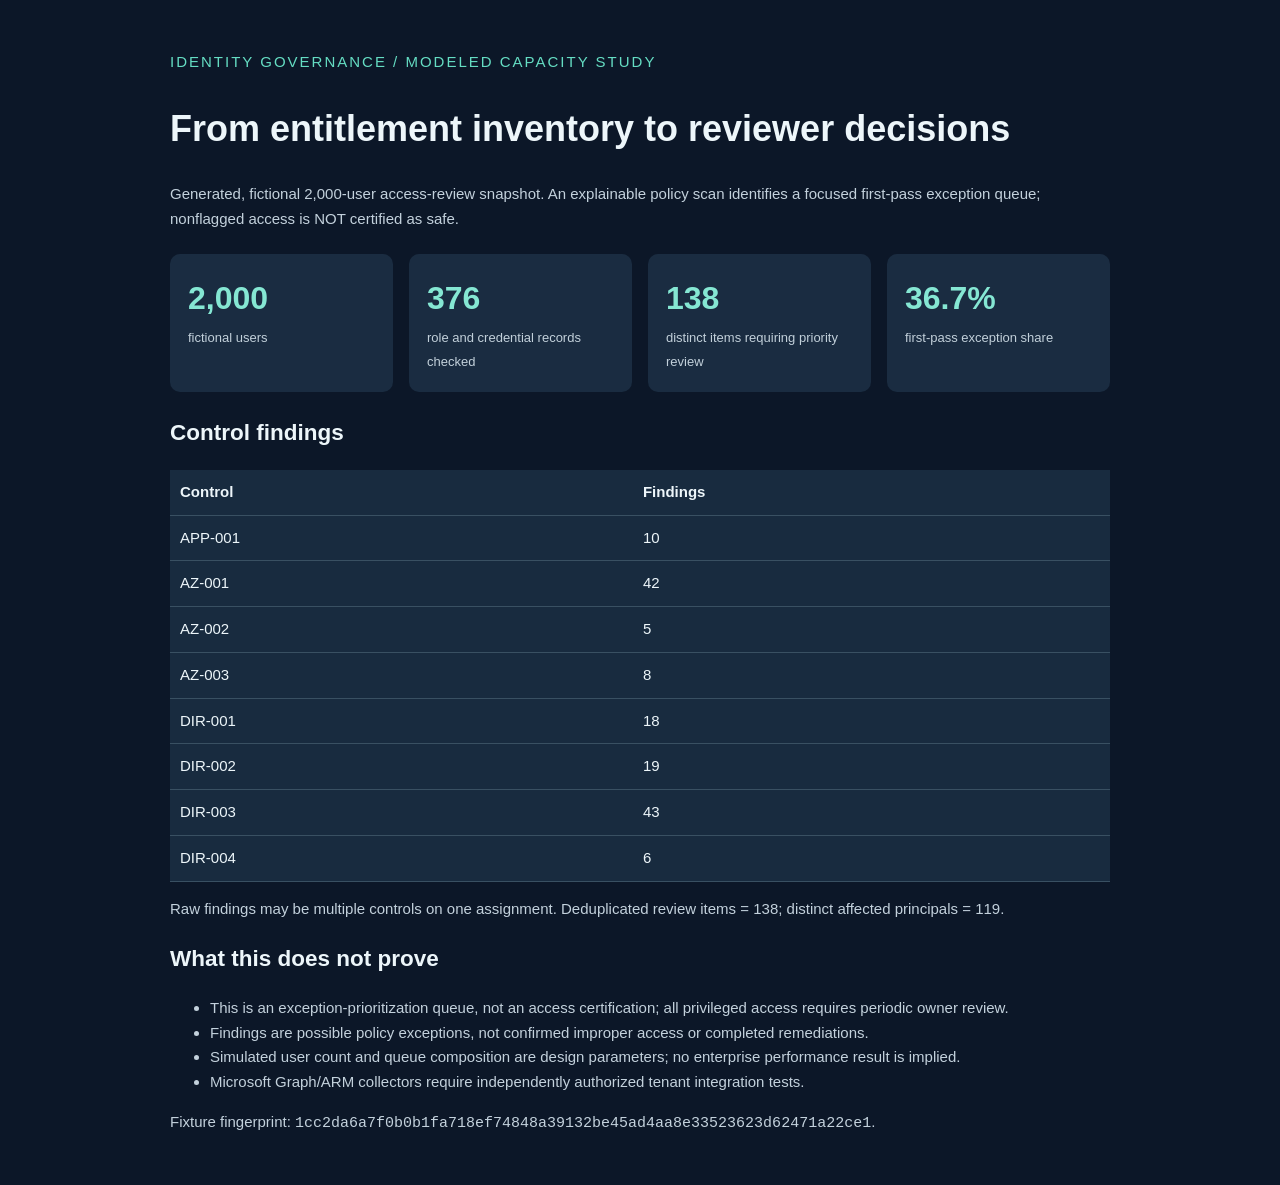
<file: evidence/entra-outcome.html>
<!doctype html><html lang="en"><head><meta charset="utf-8"><title>Access governance study</title><style>body{background:#0c1728;color:#edf6fa;font:15px/1.65 Arial,sans-serif;margin:0}main{max-width:940px;margin:50px auto;padding:0 24px}h1{font-size:36px}.over{color:#65ddc3;text-transform:uppercase;letter-spacing:2px}.cards{display:grid;grid-template-columns:repeat(auto-fit,minmax(180px,1fr));gap:16px;margin:22px 0}.card{background:#1a2c41;padding:18px;border-radius:10px}.card b{display:block;font-size:32px;color:#85e7d3}.card span{font-size:13px;color:#c2d0da}table{width:100%;border-collapse:collapse;background:#182b3f}td,th{text-align:left;padding:10px;border-bottom:1px solid #395062}p,li{color:#c3d1dc}</style></head><body><main><p class="over">Identity governance / modeled capacity study</p><h1>From entitlement inventory to reviewer decisions</h1><p>Generated, fictional 2,000-user access-review snapshot. An explainable policy scan identifies a focused first-pass exception queue; nonflagged access is NOT certified as safe.</p><div class="cards"><div class="card"><b>2,000</b><span>fictional users</span></div><div class="card"><b>376</b><span>role and credential records checked</span></div><div class="card"><b>138</b><span>distinct items requiring priority review</span></div><div class="card"><b>36.7%</b><span>first-pass exception share</span></div></div><h2>Control findings</h2><table><tr><th>Control</th><th>Findings</th></tr><tr><td>APP-001</td><td>10</td></tr><tr><td>AZ-001</td><td>42</td></tr><tr><td>AZ-002</td><td>5</td></tr><tr><td>AZ-003</td><td>8</td></tr><tr><td>DIR-001</td><td>18</td></tr><tr><td>DIR-002</td><td>19</td></tr><tr><td>DIR-003</td><td>43</td></tr><tr><td>DIR-004</td><td>6</td></tr></table><p>Raw findings may be multiple controls on one assignment. Deduplicated review items = 138; distinct affected principals = 119.</p><h2>What this does not prove</h2><ul><li>This is an exception-prioritization queue, not an access certification; all privileged access requires periodic owner review.</li><li>Findings are possible policy exceptions, not confirmed improper access or completed remediations.</li><li>Simulated user count and queue composition are design parameters; no enterprise performance result is implied.</li><li>Microsoft Graph/ARM collectors require independently authorized tenant integration tests.</li></ul><p>Fixture fingerprint: <code>1cc2da6a7f0b0b1fa718ef74848a39132be45ad4aa8e33523623d62471a22ce1</code>.</p></main></body></html>
</file>
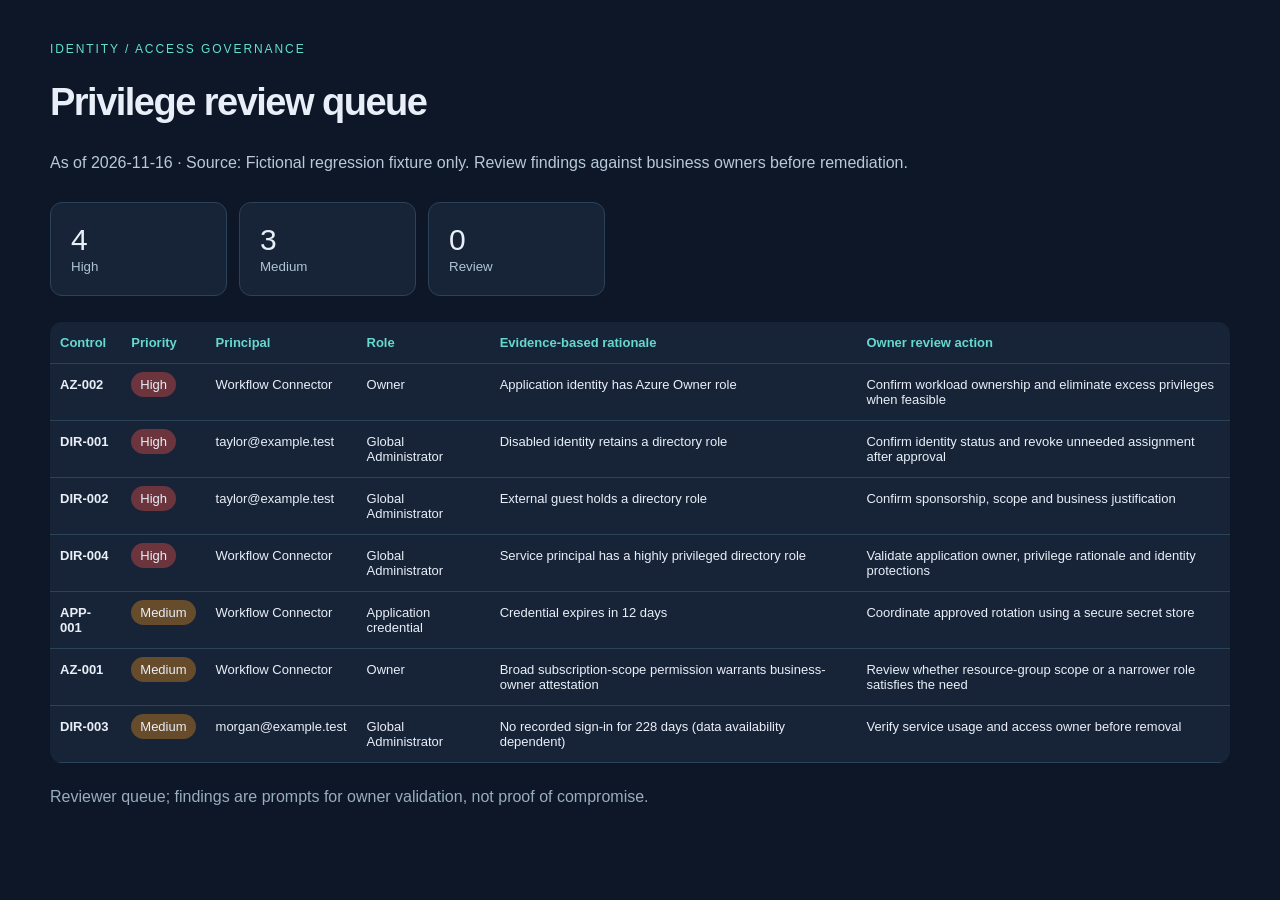
<file: evidence/entra-review.html>
<!doctype html><html lang="en"><head><meta charset="utf-8"><meta name="viewport" content="width=device-width,initial-scale=1"><title>Access governance review</title><style>body{font-family:Inter,Arial,sans-serif;background:#0e1728;color:#e9eff8;margin:0}main{max-width:1180px;margin:auto;padding:42px 28px}.eyebrow{color:#60e1ce;letter-spacing:.16em;text-transform:uppercase;font-size:12px}h1{font-size:38px;letter-spacing:-.04em}p{color:#b8c9d8;line-height:1.6}.grid{display:flex;gap:12px;flex-wrap:wrap;margin:26px 0}.metric{background:#172438;border:1px solid #2b4258;padding:20px;border-radius:12px;min-width:135px}.metric span{font-size:30px;display:block}small{color:#adc4d4}table{background:#172438;width:100%;border-collapse:collapse;border-radius:12px;overflow:hidden}th,td{border-bottom:1px solid #2b4258;text-align:left;padding:13px 10px;font-size:13px;vertical-align:top}th{color:#66d8cd}.scroll{overflow-x:auto}.pill{padding:5px 9px;border-radius:20px;background:#435062}.high{background:#6c343d}.medium{background:#664c2b}footer{margin-top:25px;color:#98adbd}</style></head><body><main><div class="eyebrow">Identity / Access Governance</div><h1>Privilege review queue</h1><p>As of 2026-11-16 · Source: Fictional regression fixture only. Review findings against business owners before remediation.</p><div class="grid"><div class="metric"><span>4</span><small>High</small></div><div class="metric"><span>3</span><small>Medium</small></div><div class="metric"><span>0</span><small>Review</small></div></div><div class="scroll"><table><thead><tr><th>Control</th><th>Priority</th><th>Principal</th><th>Role</th><th>Evidence-based rationale</th><th>Owner review action</th></tr></thead><tbody><tr><td><strong>AZ-002</strong></td><td><span class="pill high">High</span></td><td>Workflow Connector</td><td>Owner</td><td>Application identity has Azure Owner role</td><td>Confirm workload ownership and eliminate excess privileges when feasible</td></tr>
<tr><td><strong>DIR-001</strong></td><td><span class="pill high">High</span></td><td>taylor@example.test</td><td>Global Administrator</td><td>Disabled identity retains a directory role</td><td>Confirm identity status and revoke unneeded assignment after approval</td></tr>
<tr><td><strong>DIR-002</strong></td><td><span class="pill high">High</span></td><td>taylor@example.test</td><td>Global Administrator</td><td>External guest holds a directory role</td><td>Confirm sponsorship, scope and business justification</td></tr>
<tr><td><strong>DIR-004</strong></td><td><span class="pill high">High</span></td><td>Workflow Connector</td><td>Global Administrator</td><td>Service principal has a highly privileged directory role</td><td>Validate application owner, privilege rationale and identity protections</td></tr>
<tr><td><strong>APP-001</strong></td><td><span class="pill medium">Medium</span></td><td>Workflow Connector</td><td>Application credential</td><td>Credential expires in 12 days</td><td>Coordinate approved rotation using a secure secret store</td></tr>
<tr><td><strong>AZ-001</strong></td><td><span class="pill medium">Medium</span></td><td>Workflow Connector</td><td>Owner</td><td>Broad subscription-scope permission warrants business-owner attestation</td><td>Review whether resource-group scope or a narrower role satisfies the need</td></tr>
<tr><td><strong>DIR-003</strong></td><td><span class="pill medium">Medium</span></td><td>morgan@example.test</td><td>Global Administrator</td><td>No recorded sign-in for 228 days (data availability dependent)</td><td>Verify service usage and access owner before removal</td></tr></tbody></table></div><footer>Reviewer queue; findings are prompts for owner validation, not proof of compromise.</footer></main></body></html>
</file>
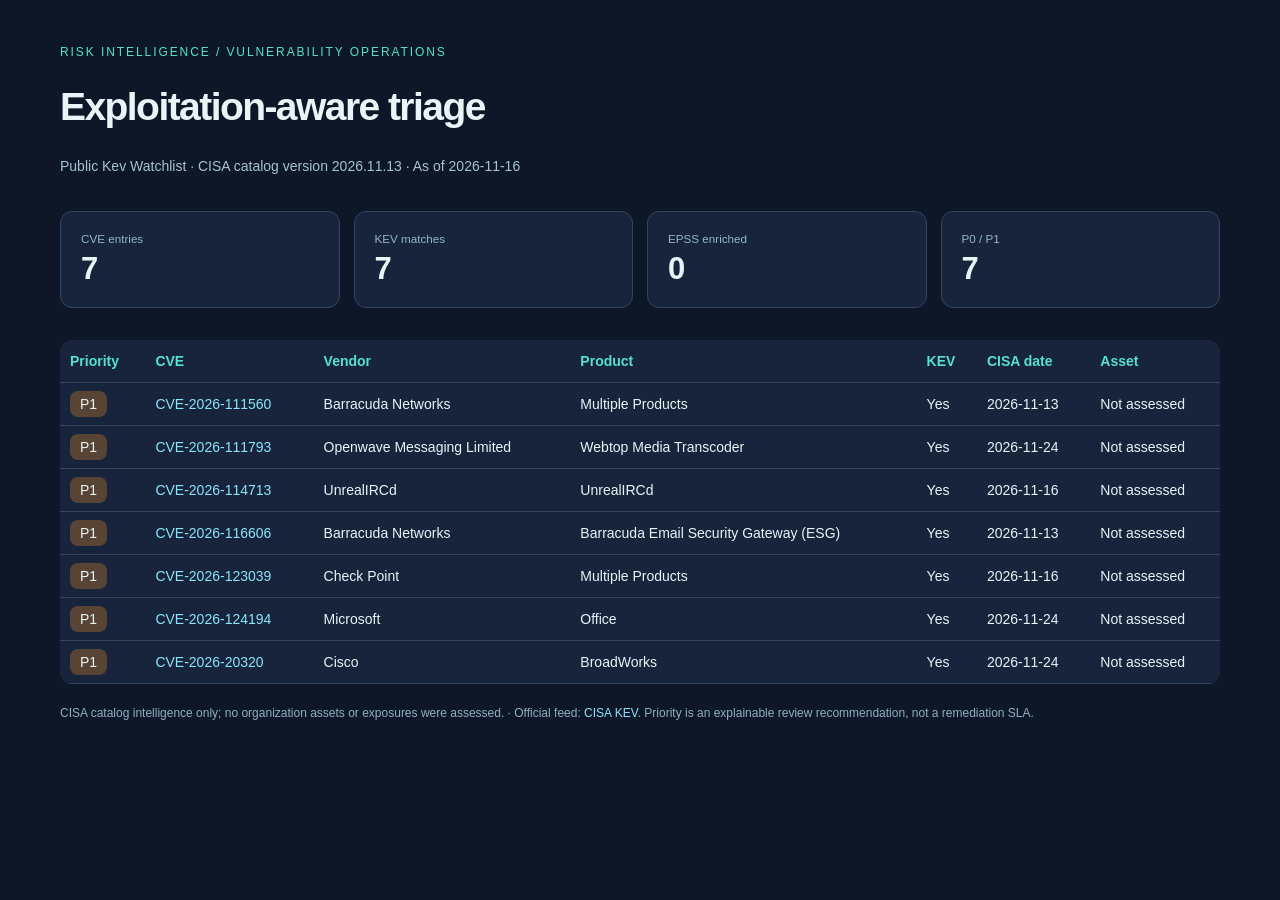
<file: evidence/kev-brief.html>
<!doctype html><html lang="en"><head><meta charset="utf-8"><meta name="viewport" content="width=device-width,initial-scale=1"><title>Exposure intelligence</title><style>body{font:14px Inter,Arial,sans-serif;background:#0e1728;color:#e9f4f7;margin:0}main{max-width:1160px;margin:auto;padding:45px 25px}.eyebrow{color:#56e1cc;font-size:12px;text-transform:uppercase;letter-spacing:.16em}h1{font-size:39px;letter-spacing:-.04em}.sub{color:#a6c2d3;line-height:1.7}.stats{display:grid;grid-template-columns:repeat(auto-fit,minmax(170px,1fr));gap:14px;margin:32px 0}.stat{border:1px solid #30465d;background:#17243b;border-radius:12px;padding:20px}.stat small{color:#93b7c6;display:block}.stat b{font-size:31px;display:block;margin-top:6px}table{border-collapse:collapse;width:100%;background:#17243b;border-radius:12px;overflow:hidden}th,td{text-align:left;padding:13px 10px;border-bottom:1px solid #30465d}th{color:#56e1cc}a{color:#89e6fa;text-decoration:none}.overflow{overflow:auto}.tag{background:#584434;border-radius:8px;padding:5px 10px}.foot{color:#8fb0c2;font-size:12px;margin-top:22px}</style></head><body><main><div class="eyebrow">Risk intelligence / vulnerability operations</div><h1>Exploitation-aware triage</h1><p class="sub">Public Kev Watchlist · CISA catalog version 2026.11.13 · As of 2026-11-16</p><div class="stats"><div class="stat"><small>CVE entries</small><b>7</b></div><div class="stat"><small>KEV matches</small><b>7</b></div><div class="stat"><small>EPSS enriched</small><b>0</b></div><div class="stat"><small>P0 / P1</small><b>7</b></div></div><div class="overflow"><table><thead><tr><th>Priority</th><th>CVE</th><th>Vendor</th><th>Product</th><th>KEV</th><th>CISA date</th><th>Asset</th></tr></thead><tbody><tr><td><span class="tag">P1</span></td><td><a href="https://nvd.nist.gov/vuln/detail/CVE-2026-111560">CVE-2026-111560</a></td><td>Barracuda Networks</td><td>Multiple Products</td><td>Yes</td><td>2026-11-13</td><td>Not assessed</td></tr><tr><td><span class="tag">P1</span></td><td><a href="https://nvd.nist.gov/vuln/detail/CVE-2026-111793">CVE-2026-111793</a></td><td>Openwave Messaging Limited</td><td>Webtop Media Transcoder</td><td>Yes</td><td>2026-11-24</td><td>Not assessed</td></tr><tr><td><span class="tag">P1</span></td><td><a href="https://nvd.nist.gov/vuln/detail/CVE-2026-114713">CVE-2026-114713</a></td><td>UnrealIRCd</td><td>UnrealIRCd</td><td>Yes</td><td>2026-11-16</td><td>Not assessed</td></tr><tr><td><span class="tag">P1</span></td><td><a href="https://nvd.nist.gov/vuln/detail/CVE-2026-116606">CVE-2026-116606</a></td><td>Barracuda Networks</td><td>Barracuda Email Security Gateway (ESG)</td><td>Yes</td><td>2026-11-13</td><td>Not assessed</td></tr><tr><td><span class="tag">P1</span></td><td><a href="https://nvd.nist.gov/vuln/detail/CVE-2026-123039">CVE-2026-123039</a></td><td>Check Point</td><td>Multiple Products</td><td>Yes</td><td>2026-11-16</td><td>Not assessed</td></tr><tr><td><span class="tag">P1</span></td><td><a href="https://nvd.nist.gov/vuln/detail/CVE-2026-124194">CVE-2026-124194</a></td><td>Microsoft</td><td>Office</td><td>Yes</td><td>2026-11-24</td><td>Not assessed</td></tr><tr><td><span class="tag">P1</span></td><td><a href="https://nvd.nist.gov/vuln/detail/CVE-2026-20320">CVE-2026-20320</a></td><td>Cisco</td><td>BroadWorks</td><td>Yes</td><td>2026-11-24</td><td>Not assessed</td></tr></tbody></table></div><div class="foot">CISA catalog intelligence only; no organization assets or exposures were assessed. · Official feed: <a href="https://www.cisa.gov/known-exploited-vulnerabilities-catalog">CISA KEV</a>. Priority is an explainable review recommendation, not a remediation SLA.</div></main></body></html>
</file>
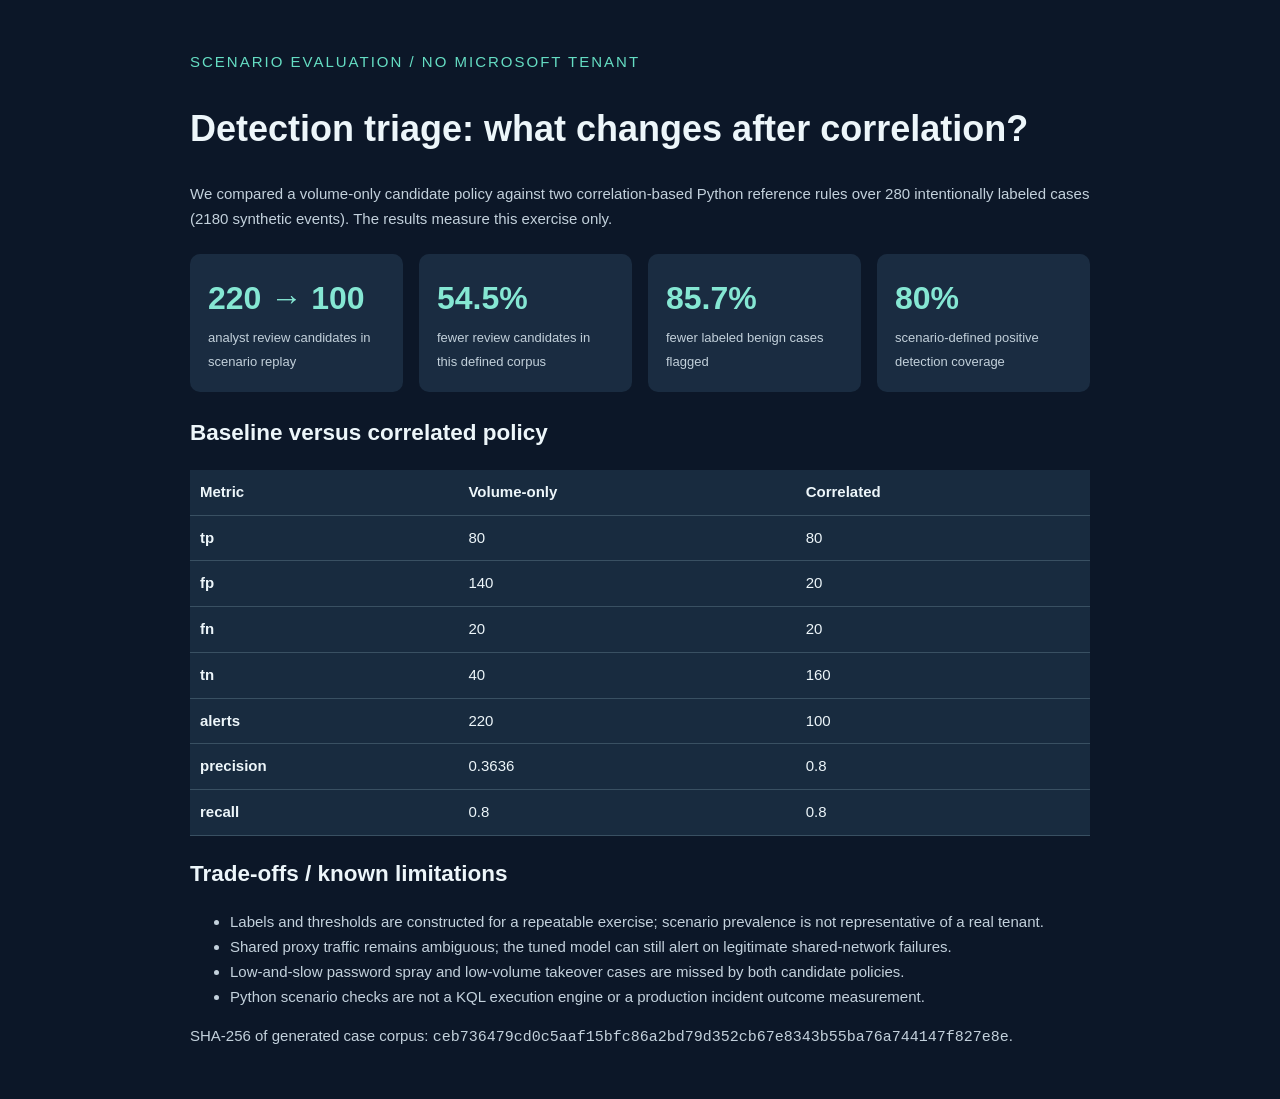
<file: evidence/sentinel-outcome.html>
<!doctype html><html lang="en"><head><meta charset="utf-8"><title>Detection triage evaluation</title><style>body{background:#0c1728;color:#edf6fa;font:15px/1.65 Arial,sans-serif;margin:0}main{max-width:900px;margin:50px auto;padding:0 24px}h1{font-size:36px}.over{color:#65ddc3;text-transform:uppercase;letter-spacing:2px}.cards{display:grid;grid-template-columns:repeat(auto-fit,minmax(190px,1fr));gap:16px;margin:22px 0}.card{background:#1a2c41;padding:18px;border-radius:10px}.card b{display:block;font-size:32px;color:#85e7d3}.card span{font-size:13px;color:#c2d0da}table{width:100%;border-collapse:collapse;background:#182b3f}td,th{text-align:left;padding:10px;border-bottom:1px solid #395062}p,li{color:#c3d1dc}a{color:#93e6d9}</style></head><body><main><p class="over">Scenario evaluation / no Microsoft tenant</p><h1>Detection triage: what changes after correlation?</h1><p>We compared a volume-only candidate policy against two correlation-based Python reference rules over 280 intentionally labeled cases (2180 synthetic events). The results measure this exercise only.</p><div class="cards"><div class="card"><b>220 → 100</b><span>analyst review candidates in scenario replay</span></div><div class="card"><b>54.5%</b><span>fewer review candidates in this defined corpus</span></div><div class="card"><b>85.7%</b><span>fewer labeled benign cases flagged</span></div><div class="card"><b>80%</b><span>scenario-defined positive detection coverage</span></div></div><h2>Baseline versus correlated policy</h2><table><tr><th>Metric</th><th>Volume-only</th><th>Correlated</th></tr><tr><th>tp</th><td>80</td><td>80</td></tr><tr><th>fp</th><td>140</td><td>20</td></tr><tr><th>fn</th><td>20</td><td>20</td></tr><tr><th>tn</th><td>40</td><td>160</td></tr><tr><th>alerts</th><td>220</td><td>100</td></tr><tr><th>precision</th><td>0.3636</td><td>0.8</td></tr><tr><th>recall</th><td>0.8</td><td>0.8</td></tr></table><h2>Trade-offs / known limitations</h2><ul><li>Labels and thresholds are constructed for a repeatable exercise; scenario prevalence is not representative of a real tenant.</li><li>Shared proxy traffic remains ambiguous; the tuned model can still alert on legitimate shared-network failures.</li><li>Low-and-slow password spray and low-volume takeover cases are missed by both candidate policies.</li><li>Python scenario checks are not a KQL execution engine or a production incident outcome measurement.</li></ul><p>SHA-256 of generated case corpus: <code>ceb736479cd0c5aaf15bfc86a2bd79d352cb67e8343b55ba76a744147f827e8e</code>.</p></main></body></html>
</file>
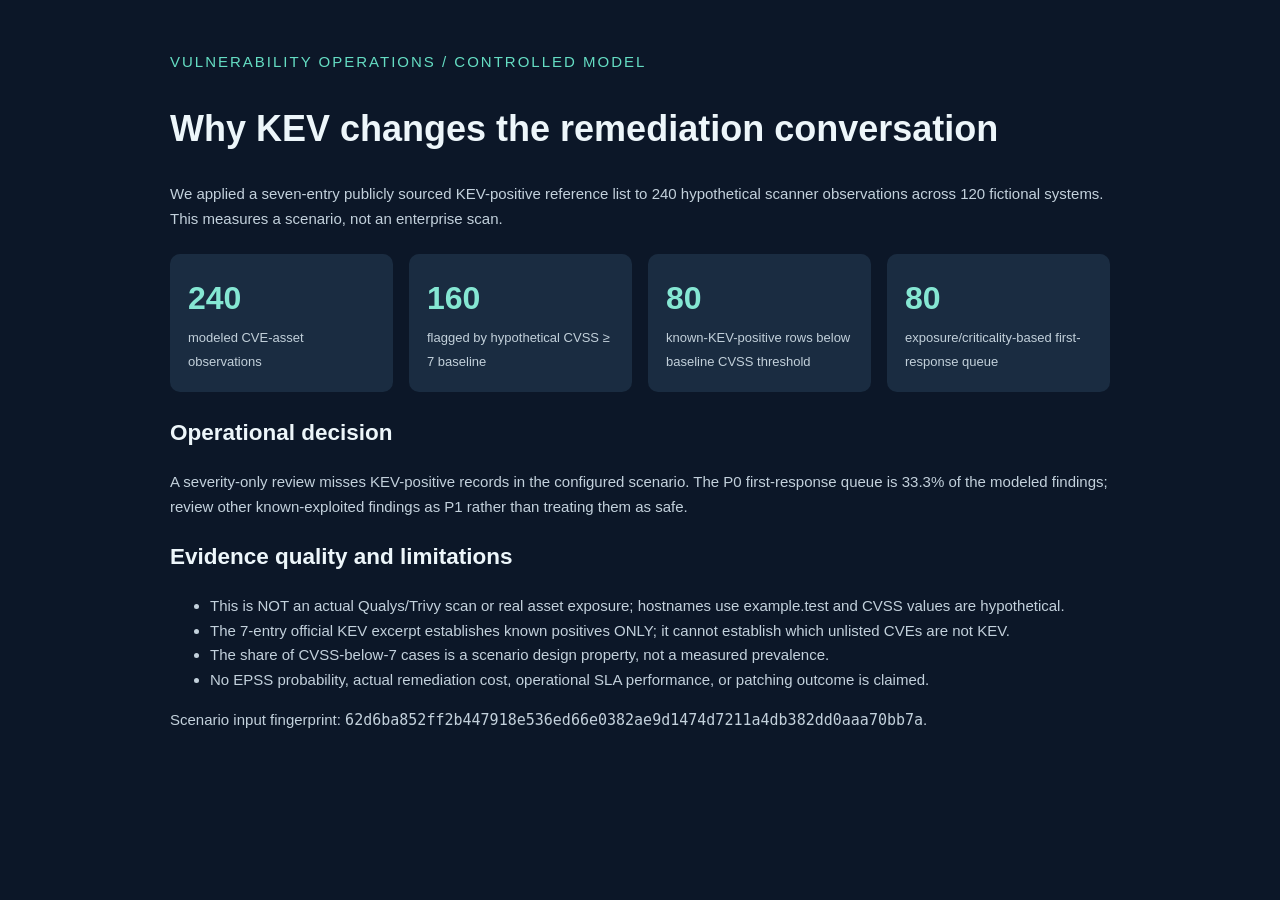
<file: evidence/vulnerability-outcome.html>
<!doctype html><html lang="en"><head><meta charset="utf-8"><title>Vulnerability queue outcome exercise</title><style>body{background:#0c1728;color:#edf6fa;font:15px/1.65 Arial,sans-serif;margin:0}main{max-width:940px;margin:50px auto;padding:0 24px}h1{font-size:36px}.over{color:#65ddc3;text-transform:uppercase;letter-spacing:2px}.cards{display:grid;grid-template-columns:repeat(auto-fit,minmax(170px,1fr));gap:16px;margin:22px 0}.card{background:#1a2c41;padding:18px;border-radius:10px}.card b{display:block;font-size:32px;color:#85e7d3}.card span{font-size:13px;color:#c2d0da}p,li{color:#c3d1dc}</style></head><body><main><p class="over">Vulnerability operations / controlled model</p><h1>Why KEV changes the remediation conversation</h1><p>We applied a seven-entry publicly sourced KEV-positive reference list to 240 hypothetical scanner observations across 120 fictional systems. This measures a scenario, not an enterprise scan.</p><div class="cards"><div class="card"><b>240</b><span>modeled CVE-asset observations</span></div><div class="card"><b>160</b><span>flagged by hypothetical CVSS ≥ 7 baseline</span></div><div class="card"><b>80</b><span>known-KEV-positive rows below baseline CVSS threshold</span></div><div class="card"><b>80</b><span>exposure/criticality-based first-response queue</span></div></div><h2>Operational decision</h2><p>A severity-only review misses KEV-positive records in the configured scenario. The P0 first-response queue is 33.3% of the modeled findings; review other known-exploited findings as P1 rather than treating them as safe.</p><h2>Evidence quality and limitations</h2><ul><li>This is NOT an actual Qualys/Trivy scan or real asset exposure; hostnames use example.test and CVSS values are hypothetical.</li><li>The 7-entry official KEV excerpt establishes known positives ONLY; it cannot establish which unlisted CVEs are not KEV.</li><li>The share of CVSS-below-7 cases is a scenario design property, not a measured prevalence.</li><li>No EPSS probability, actual remediation cost, operational SLA performance, or patching outcome is claimed.</li></ul><p>Scenario input fingerprint: <code>62d6ba852ff2b447918e536ed66e0382ae9d1474d7211a4db382dd0aaa70bb7a</code>.</p></main></body></html>
</file>
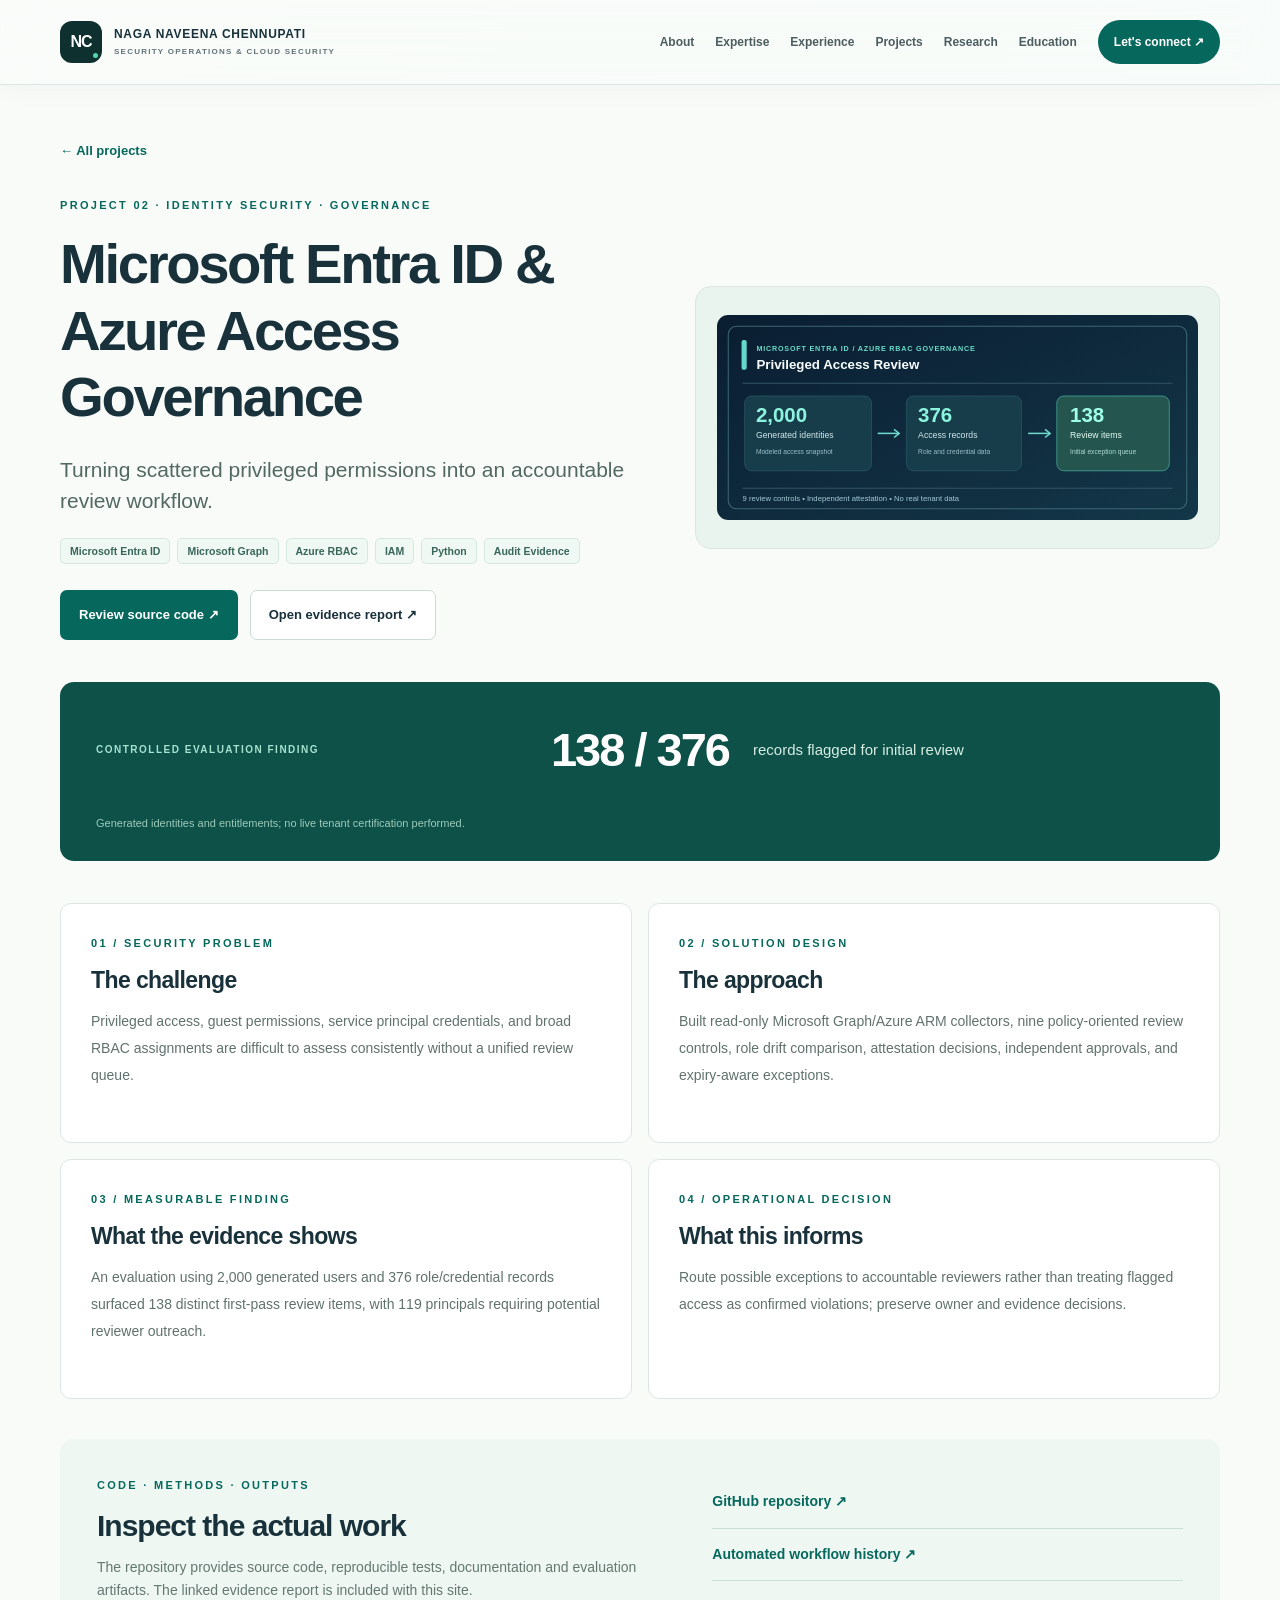
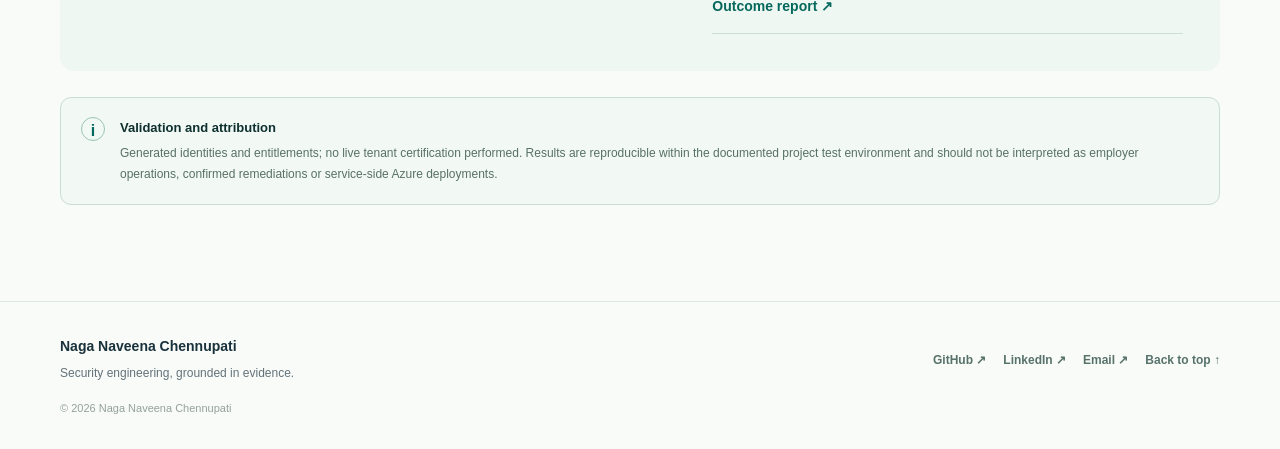
<file: projects/entra.html>
<!doctype html><html lang="en"><head><meta charset="utf-8"><meta name="viewport" content="width=device-width, initial-scale=1"><meta name="theme-color" content="#f9faf7"><meta name="description" content="Privileged access, guest permissions, service principal credentials, and broad RBAC assignments are difficult to assess consistently without a unified review queue."><meta property="og:type" content="website"><meta property="og:title" content="Microsoft Entra ID &amp; Azure Access Governance | Naga Naveena Chennupati"><meta property="og:description" content="Privileged access, guest permissions, service principal credentials, and broad RBAC assignments are difficult to assess consistently without a unified review queue."><meta property="og:url" content="https://naveenachennupati.github.io/projects/entra.html"><meta name="color-scheme" content="light"><title>Microsoft Entra ID &amp; Azure Access Governance | Naga Naveena Chennupati</title><link rel="icon" href="../favicon.svg" type="image/svg+xml"><link rel="stylesheet" href="../style.css"><link rel="canonical" href="https://naveenachennupati.github.io/projects/entra.html"></head><body><a class="skip-link" href="#main">Skip to content</a>
<header class="site-header"><div class="container nav-wrap"><a class="site-brand" href="../index.html#top" aria-label="Naga Naveena Chennupati home"><span class="brand-square">NC<span class="brand-dot"></span></span><span class="brand-type">NAGA NAVEENA <b>CHENNUPATI</b><small>SECURITY OPERATIONS &amp; CLOUD SECURITY</small></span></a><button class="nav-toggle" type="button" aria-label="Open navigation" aria-expanded="false" aria-controls="main-nav"><span></span><span></span><span></span></button><nav class="main-nav" id="main-nav" aria-label="Main navigation"><a href="../index.html#about">About</a><a href="../index.html#skills">Expertise</a><a href="../index.html#experience">Experience</a><a href="../index.html#projects">Projects</a><a href="../research.html">Research</a><a href="../index.html#education">Education</a><a class="nav-cta" href="../index.html#contact">Let's connect <span aria-hidden="true">↗</span></a></nav></div></header><main id="main" class="detail-main"><div class="container"><a href="../index.html#projects" class="back-link">← All projects</a><div class="detail-hero"><div><div class="eyebrow">PROJECT 02 · IDENTITY SECURITY · GOVERNANCE</div><h1>Microsoft Entra ID & Azure Access Governance</h1><p class="detail-lead">Turning scattered privileged permissions into an accountable review workflow.</p><div class="taglist"><span class="chip">Microsoft Entra ID</span><span class="chip">Microsoft Graph</span><span class="chip">Azure RBAC</span><span class="chip">IAM</span><span class="chip">Python</span><span class="chip">Audit Evidence</span></div><div class="detail-buttons"><a class="button primary" href="https://github.com/naveenachennupati/entra-access-governance" target="_blank" rel="noopener noreferrer">Review source code ↗</a><a class="button light" href="../evidence/entra-outcome.html">Open evidence report ↗</a></div></div><div class="detail-art"><img src="../assets/entra-evidence.svg" alt="Overview of Microsoft Entra ID &amp; Azure Access Governance" /></div></div><div class="detail-stat"><span>CONTROLLED EVALUATION FINDING</span><strong>138 / 376</strong><p>records flagged for initial review</p><small>Generated identities and entitlements; no live tenant certification performed.</small></div><div class="detail-grid"><section class="detail-block"><div class="eyebrow">01 / SECURITY PROBLEM</div><h2>The challenge</h2><p>Privileged access, guest permissions, service principal credentials, and broad RBAC assignments are difficult to assess consistently without a unified review queue.</p></section><section class="detail-block"><div class="eyebrow">02 / SOLUTION DESIGN</div><h2>The approach</h2><p>Built read-only Microsoft Graph/Azure ARM collectors, nine policy-oriented review controls, role drift comparison, attestation decisions, independent approvals, and expiry-aware exceptions.</p></section><section class="detail-block"><div class="eyebrow">03 / MEASURABLE FINDING</div><h2>What the evidence shows</h2><p>An evaluation using 2,000 generated users and 376 role/credential records surfaced 138 distinct first-pass review items, with 119 principals requiring potential reviewer outreach.</p></section><section class="detail-block"><div class="eyebrow">04 / OPERATIONAL DECISION</div><h2>What this informs</h2><p>Route possible exceptions to accountable reviewers rather than treating flagged access as confirmed violations; preserve owner and evidence decisions.</p></section></div><section class="detail-evidence"><div><div class="eyebrow">CODE · METHODS · OUTPUTS</div><h2>Inspect the actual work</h2><p>The repository provides source code, reproducible tests, documentation and evaluation artifacts. The linked evidence report is included with this site.</p></div><div class="detail-evidence-links"><a href="https://github.com/naveenachennupati/entra-access-governance" target="_blank" rel="noopener noreferrer">GitHub repository ↗</a><a href="https://github.com/naveenachennupati/entra-access-governance/actions" target="_blank" rel="noopener noreferrer">Automated workflow history ↗</a><a href="../evidence/entra-outcome.html">Outcome report ↗</a></div></section><div class="project-disclosure detail-disclosure"><span class="disclosure-icon">i</span><div><b>Validation and attribution</b><p>Generated identities and entitlements; no live tenant certification performed. Results are reproducible within the documented project test environment and should not be interpreted as employer operations, confirmed remediations or service-side Azure deployments.</p></div></div></div></main><footer class="site-footer"><div class="container footer-inner"><div><strong>Naga Naveena Chennupati</strong><p>Security engineering, grounded in evidence.</p></div><div class="footer-links"><a href="https://github.com/naveenachennupati" target="_blank" rel="noopener noreferrer">GitHub ↗</a><a href="https://www.linkedin.com/in/chnaveena/" target="_blank" rel="noopener noreferrer">LinkedIn ↗</a><a href="mailto:chennu.naveena@gmail.com">Email ↗</a><a href="../index.html#top">Back to top ↑</a></div><span class="copyright">© <span id="year">2026</span> Naga Naveena Chennupati</span></div></footer><script src="../script.js" defer></script></body></html>
</file>
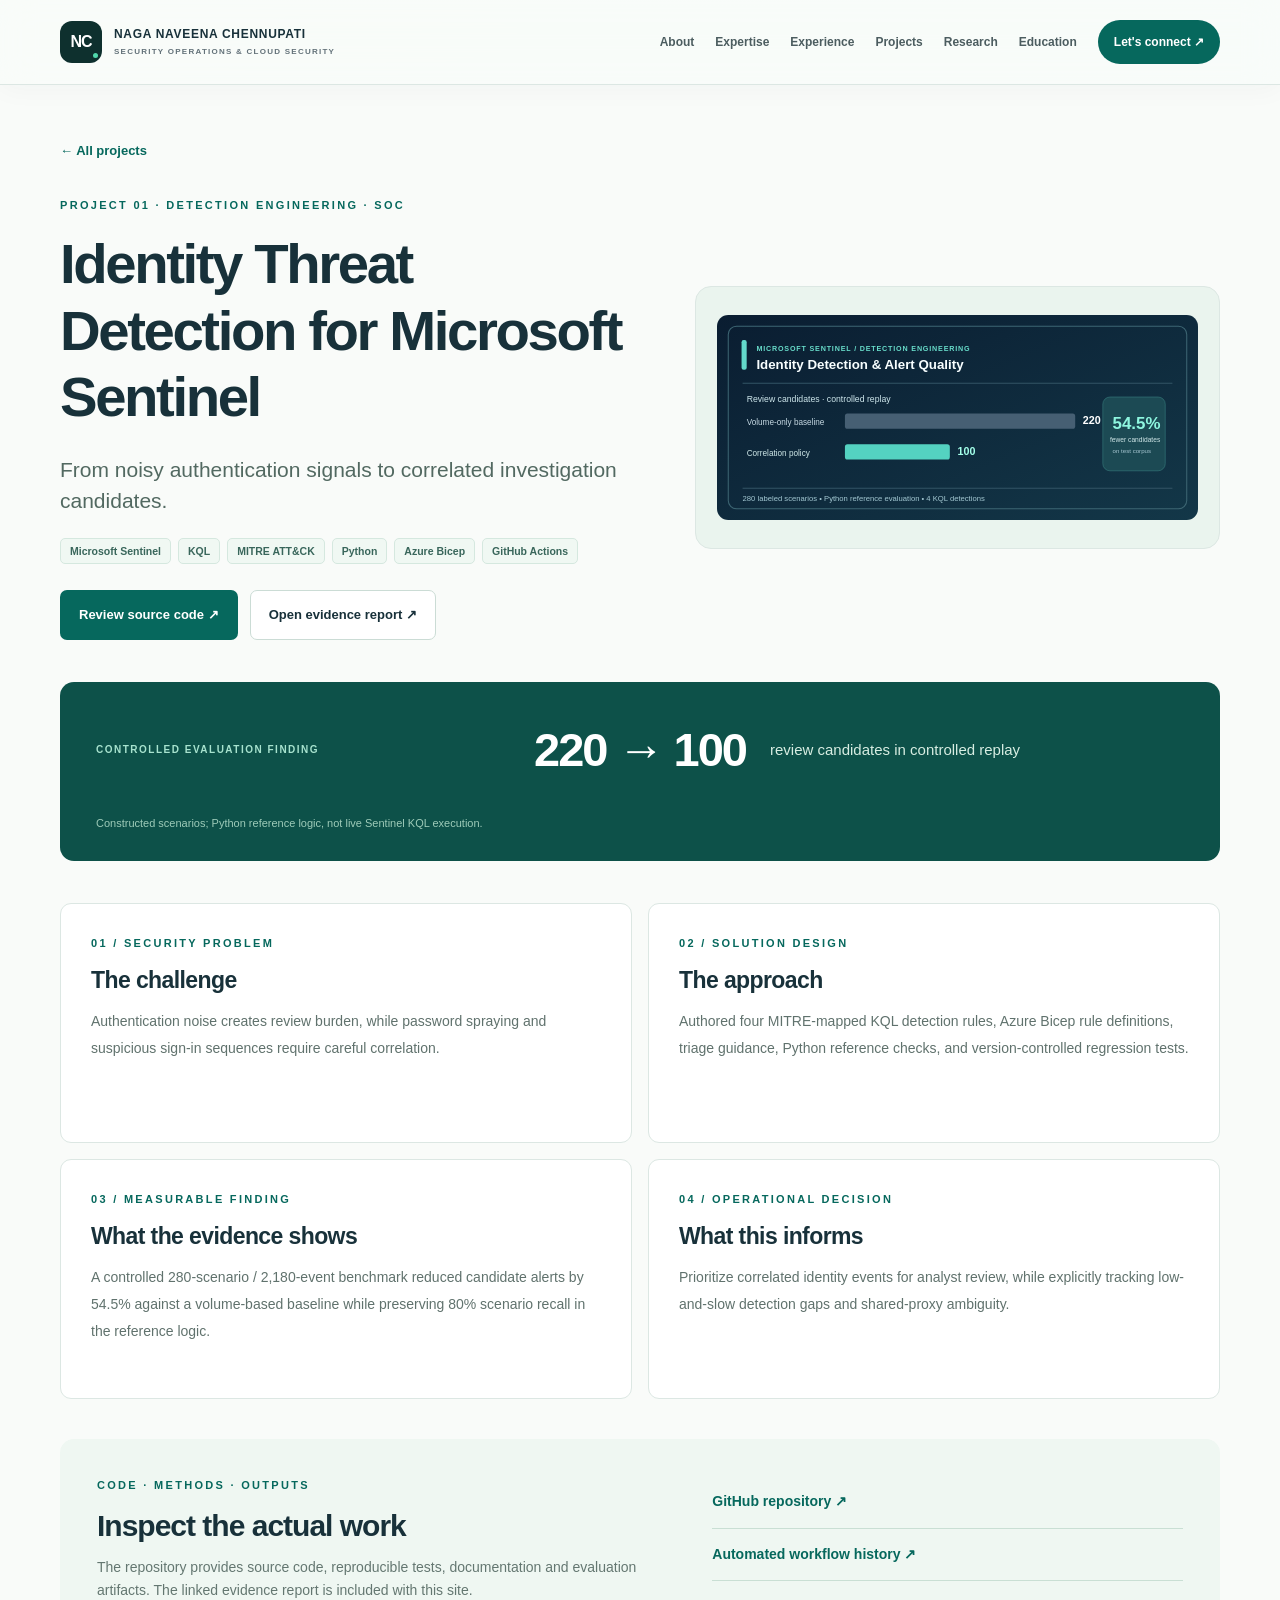
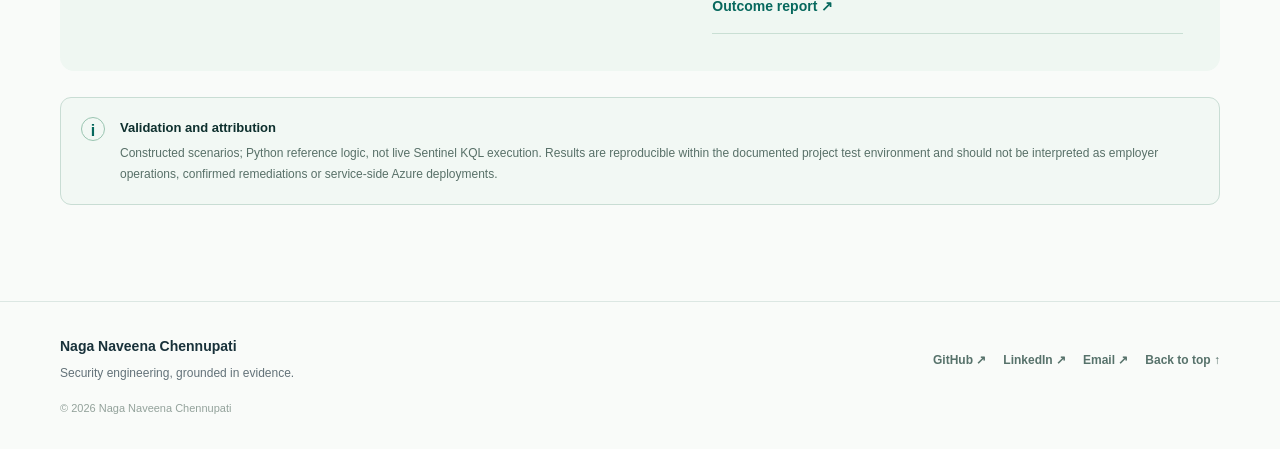
<file: projects/sentinel.html>
<!doctype html><html lang="en"><head><meta charset="utf-8"><meta name="viewport" content="width=device-width, initial-scale=1"><meta name="theme-color" content="#f9faf7"><meta name="description" content="Authentication noise creates review burden, while password spraying and suspicious sign-in sequences require careful correlation."><meta property="og:type" content="website"><meta property="og:title" content="Identity Threat Detection for Microsoft Sentinel | Naga Naveena Chennupati"><meta property="og:description" content="Authentication noise creates review burden, while password spraying and suspicious sign-in sequences require careful correlation."><meta property="og:url" content="https://naveenachennupati.github.io/projects/sentinel.html"><meta name="color-scheme" content="light"><title>Identity Threat Detection for Microsoft Sentinel | Naga Naveena Chennupati</title><link rel="icon" href="../favicon.svg" type="image/svg+xml"><link rel="stylesheet" href="../style.css"><link rel="canonical" href="https://naveenachennupati.github.io/projects/sentinel.html"></head><body><a class="skip-link" href="#main">Skip to content</a>
<header class="site-header"><div class="container nav-wrap"><a class="site-brand" href="../index.html#top" aria-label="Naga Naveena Chennupati home"><span class="brand-square">NC<span class="brand-dot"></span></span><span class="brand-type">NAGA NAVEENA <b>CHENNUPATI</b><small>SECURITY OPERATIONS &amp; CLOUD SECURITY</small></span></a><button class="nav-toggle" type="button" aria-label="Open navigation" aria-expanded="false" aria-controls="main-nav"><span></span><span></span><span></span></button><nav class="main-nav" id="main-nav" aria-label="Main navigation"><a href="../index.html#about">About</a><a href="../index.html#skills">Expertise</a><a href="../index.html#experience">Experience</a><a href="../index.html#projects">Projects</a><a href="../research.html">Research</a><a href="../index.html#education">Education</a><a class="nav-cta" href="../index.html#contact">Let's connect <span aria-hidden="true">↗</span></a></nav></div></header><main id="main" class="detail-main"><div class="container"><a href="../index.html#projects" class="back-link">← All projects</a><div class="detail-hero"><div><div class="eyebrow">PROJECT 01 · DETECTION ENGINEERING · SOC</div><h1>Identity Threat Detection for Microsoft Sentinel</h1><p class="detail-lead">From noisy authentication signals to correlated investigation candidates.</p><div class="taglist"><span class="chip">Microsoft Sentinel</span><span class="chip">KQL</span><span class="chip">MITRE ATT&amp;CK</span><span class="chip">Python</span><span class="chip">Azure Bicep</span><span class="chip">GitHub Actions</span></div><div class="detail-buttons"><a class="button primary" href="https://github.com/naveenachennupati/sentinel-detection-engineering" target="_blank" rel="noopener noreferrer">Review source code ↗</a><a class="button light" href="../evidence/sentinel-outcome.html">Open evidence report ↗</a></div></div><div class="detail-art"><img src="../assets/sentinel-evidence.svg" alt="Overview of Identity Threat Detection for Microsoft Sentinel" /></div></div><div class="detail-stat"><span>CONTROLLED EVALUATION FINDING</span><strong>220 → 100</strong><p>review candidates in controlled replay</p><small>Constructed scenarios; Python reference logic, not live Sentinel KQL execution.</small></div><div class="detail-grid"><section class="detail-block"><div class="eyebrow">01 / SECURITY PROBLEM</div><h2>The challenge</h2><p>Authentication noise creates review burden, while password spraying and suspicious sign-in sequences require careful correlation.</p></section><section class="detail-block"><div class="eyebrow">02 / SOLUTION DESIGN</div><h2>The approach</h2><p>Authored four MITRE-mapped KQL detection rules, Azure Bicep rule definitions, triage guidance, Python reference checks, and version-controlled regression tests.</p></section><section class="detail-block"><div class="eyebrow">03 / MEASURABLE FINDING</div><h2>What the evidence shows</h2><p>A controlled 280-scenario / 2,180-event benchmark reduced candidate alerts by 54.5% against a volume-based baseline while preserving 80% scenario recall in the reference logic.</p></section><section class="detail-block"><div class="eyebrow">04 / OPERATIONAL DECISION</div><h2>What this informs</h2><p>Prioritize correlated identity events for analyst review, while explicitly tracking low-and-slow detection gaps and shared-proxy ambiguity.</p></section></div><section class="detail-evidence"><div><div class="eyebrow">CODE · METHODS · OUTPUTS</div><h2>Inspect the actual work</h2><p>The repository provides source code, reproducible tests, documentation and evaluation artifacts. The linked evidence report is included with this site.</p></div><div class="detail-evidence-links"><a href="https://github.com/naveenachennupati/sentinel-detection-engineering" target="_blank" rel="noopener noreferrer">GitHub repository ↗</a><a href="https://github.com/naveenachennupati/sentinel-detection-engineering/actions" target="_blank" rel="noopener noreferrer">Automated workflow history ↗</a><a href="../evidence/sentinel-outcome.html">Outcome report ↗</a></div></section><div class="project-disclosure detail-disclosure"><span class="disclosure-icon">i</span><div><b>Validation and attribution</b><p>Constructed scenarios; Python reference logic, not live Sentinel KQL execution. Results are reproducible within the documented project test environment and should not be interpreted as employer operations, confirmed remediations or service-side Azure deployments.</p></div></div></div></main><footer class="site-footer"><div class="container footer-inner"><div><strong>Naga Naveena Chennupati</strong><p>Security engineering, grounded in evidence.</p></div><div class="footer-links"><a href="https://github.com/naveenachennupati" target="_blank" rel="noopener noreferrer">GitHub ↗</a><a href="https://www.linkedin.com/in/chnaveena/" target="_blank" rel="noopener noreferrer">LinkedIn ↗</a><a href="mailto:chennu.naveena@gmail.com">Email ↗</a><a href="../index.html#top">Back to top ↑</a></div><span class="copyright">© <span id="year">2026</span> Naga Naveena Chennupati</span></div></footer><script src="../script.js" defer></script></body></html>
</file>
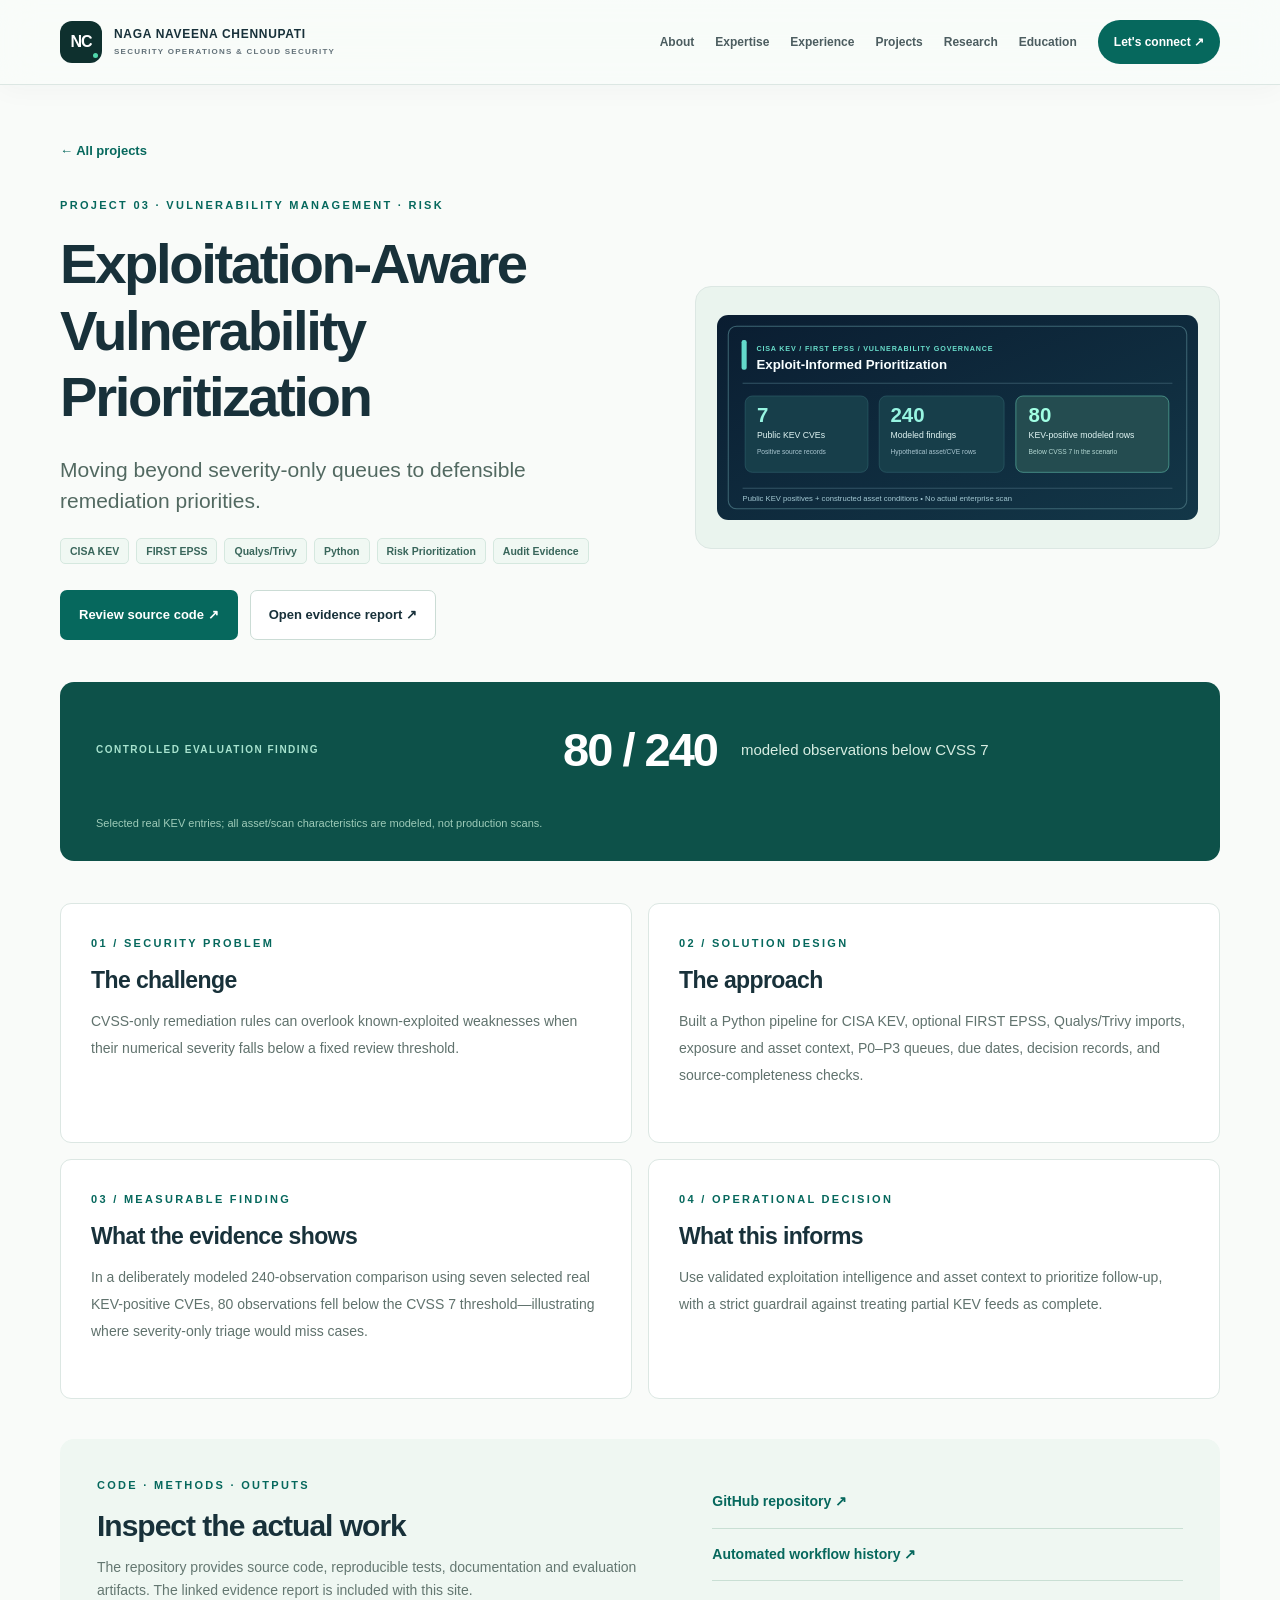
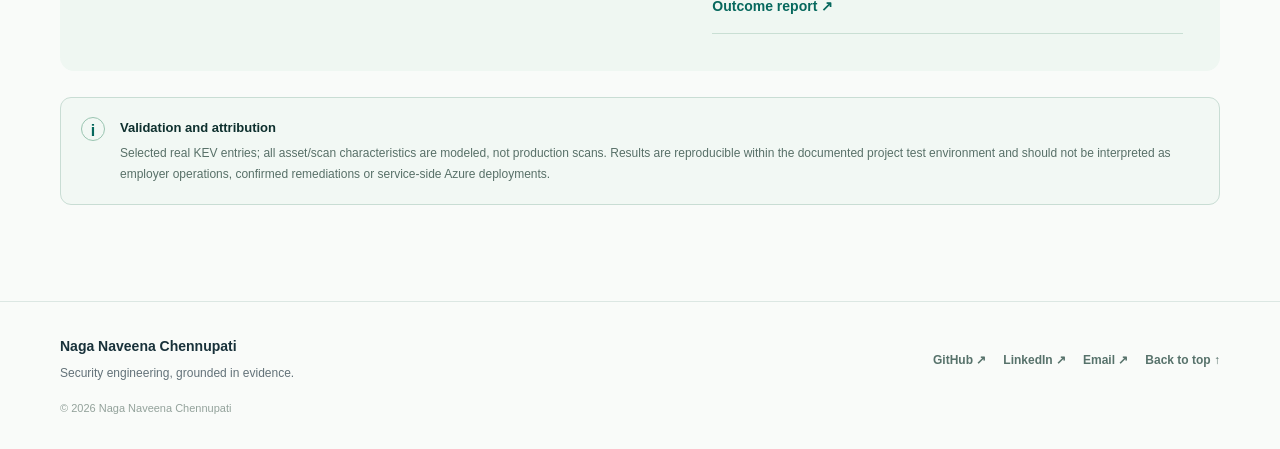
<file: projects/vulnerability.html>
<!doctype html><html lang="en"><head><meta charset="utf-8"><meta name="viewport" content="width=device-width, initial-scale=1"><meta name="theme-color" content="#f9faf7"><meta name="description" content="CVSS-only remediation rules can overlook known-exploited weaknesses when their numerical severity falls below a fixed review threshold."><meta property="og:type" content="website"><meta property="og:title" content="Exploitation-Aware Vulnerability Prioritization | Naga Naveena Chennupati"><meta property="og:description" content="CVSS-only remediation rules can overlook known-exploited weaknesses when their numerical severity falls below a fixed review threshold."><meta property="og:url" content="https://naveenachennupati.github.io/projects/vulnerability.html"><meta name="color-scheme" content="light"><title>Exploitation-Aware Vulnerability Prioritization | Naga Naveena Chennupati</title><link rel="icon" href="../favicon.svg" type="image/svg+xml"><link rel="stylesheet" href="../style.css"><link rel="canonical" href="https://naveenachennupati.github.io/projects/vulnerability.html"></head><body><a class="skip-link" href="#main">Skip to content</a>
<header class="site-header"><div class="container nav-wrap"><a class="site-brand" href="../index.html#top" aria-label="Naga Naveena Chennupati home"><span class="brand-square">NC<span class="brand-dot"></span></span><span class="brand-type">NAGA NAVEENA <b>CHENNUPATI</b><small>SECURITY OPERATIONS &amp; CLOUD SECURITY</small></span></a><button class="nav-toggle" type="button" aria-label="Open navigation" aria-expanded="false" aria-controls="main-nav"><span></span><span></span><span></span></button><nav class="main-nav" id="main-nav" aria-label="Main navigation"><a href="../index.html#about">About</a><a href="../index.html#skills">Expertise</a><a href="../index.html#experience">Experience</a><a href="../index.html#projects">Projects</a><a href="../research.html">Research</a><a href="../index.html#education">Education</a><a class="nav-cta" href="../index.html#contact">Let's connect <span aria-hidden="true">↗</span></a></nav></div></header><main id="main" class="detail-main"><div class="container"><a href="../index.html#projects" class="back-link">← All projects</a><div class="detail-hero"><div><div class="eyebrow">PROJECT 03 · VULNERABILITY MANAGEMENT · RISK</div><h1>Exploitation-Aware Vulnerability Prioritization</h1><p class="detail-lead">Moving beyond severity-only queues to defensible remediation priorities.</p><div class="taglist"><span class="chip">CISA KEV</span><span class="chip">FIRST EPSS</span><span class="chip">Qualys/Trivy</span><span class="chip">Python</span><span class="chip">Risk Prioritization</span><span class="chip">Audit Evidence</span></div><div class="detail-buttons"><a class="button primary" href="https://github.com/naveenachennupati/kev-exposure-prioritization" target="_blank" rel="noopener noreferrer">Review source code ↗</a><a class="button light" href="../evidence/vulnerability-outcome.html">Open evidence report ↗</a></div></div><div class="detail-art"><img src="../assets/vulnerability-evidence.svg" alt="Overview of Exploitation-Aware Vulnerability Prioritization" /></div></div><div class="detail-stat"><span>CONTROLLED EVALUATION FINDING</span><strong>80 / 240</strong><p>modeled observations below CVSS 7</p><small>Selected real KEV entries; all asset/scan characteristics are modeled, not production scans.</small></div><div class="detail-grid"><section class="detail-block"><div class="eyebrow">01 / SECURITY PROBLEM</div><h2>The challenge</h2><p>CVSS-only remediation rules can overlook known-exploited weaknesses when their numerical severity falls below a fixed review threshold.</p></section><section class="detail-block"><div class="eyebrow">02 / SOLUTION DESIGN</div><h2>The approach</h2><p>Built a Python pipeline for CISA KEV, optional FIRST EPSS, Qualys/Trivy imports, exposure and asset context, P0–P3 queues, due dates, decision records, and source-completeness checks.</p></section><section class="detail-block"><div class="eyebrow">03 / MEASURABLE FINDING</div><h2>What the evidence shows</h2><p>In a deliberately modeled 240-observation comparison using seven selected real KEV-positive CVEs, 80 observations fell below the CVSS 7 threshold—illustrating where severity-only triage would miss cases.</p></section><section class="detail-block"><div class="eyebrow">04 / OPERATIONAL DECISION</div><h2>What this informs</h2><p>Use validated exploitation intelligence and asset context to prioritize follow-up, with a strict guardrail against treating partial KEV feeds as complete.</p></section></div><section class="detail-evidence"><div><div class="eyebrow">CODE · METHODS · OUTPUTS</div><h2>Inspect the actual work</h2><p>The repository provides source code, reproducible tests, documentation and evaluation artifacts. The linked evidence report is included with this site.</p></div><div class="detail-evidence-links"><a href="https://github.com/naveenachennupati/kev-exposure-prioritization" target="_blank" rel="noopener noreferrer">GitHub repository ↗</a><a href="https://github.com/naveenachennupati/kev-exposure-prioritization/actions" target="_blank" rel="noopener noreferrer">Automated workflow history ↗</a><a href="../evidence/vulnerability-outcome.html">Outcome report ↗</a></div></section><div class="project-disclosure detail-disclosure"><span class="disclosure-icon">i</span><div><b>Validation and attribution</b><p>Selected real KEV entries; all asset/scan characteristics are modeled, not production scans. Results are reproducible within the documented project test environment and should not be interpreted as employer operations, confirmed remediations or service-side Azure deployments.</p></div></div></div></main><footer class="site-footer"><div class="container footer-inner"><div><strong>Naga Naveena Chennupati</strong><p>Security engineering, grounded in evidence.</p></div><div class="footer-links"><a href="https://github.com/naveenachennupati" target="_blank" rel="noopener noreferrer">GitHub ↗</a><a href="https://www.linkedin.com/in/chnaveena/" target="_blank" rel="noopener noreferrer">LinkedIn ↗</a><a href="mailto:chennu.naveena@gmail.com">Email ↗</a><a href="../index.html#top">Back to top ↑</a></div><span class="copyright">© <span id="year">2026</span> Naga Naveena Chennupati</span></div></footer><script src="../script.js" defer></script></body></html>
</file>
<file: style.css>
:root{--ink:#18313a;--muted:#637279;--deep:#0e302e;--teal:#06685d;--aqua:#d8eee9;--light:#f9fbf9;--paper:#fff;--border:#dce7e3;--mint:#edf6f2;--gold:#bd9661;--shadow:0 22px 64px rgba(18,47,46,.07)}
*{box-sizing:border-box}html{scroll-behavior:smooth;scroll-padding-top:85px}body{margin:0;background:var(--light);color:var(--ink);font:16px/1.68 -apple-system,BlinkMacSystemFont,"Segoe UI",Inter,Arial,sans-serif;-webkit-font-smoothing:antialiased}a{color:inherit;text-decoration:none}a:hover{color:var(--teal)}img{max-width:100%;display:block}button{font:inherit}::selection{background:var(--aqua);color:var(--deep)}:focus-visible{outline:3px solid #4ac5a6;outline-offset:4px}.container{width:min(1160px,calc(100% - 68px));margin-inline:auto}.skip-link{position:absolute;top:-100px;left:18px;padding:10px 16px;background:#fff;z-index:999}.skip-link:focus{top:12px}.site-header{position:sticky;top:0;background:rgba(249,251,249,.94);border-bottom:1px solid var(--border);backdrop-filter:blur(16px);z-index:30}.nav-wrap{display:flex;align-items:center;justify-content:space-between;min-height:84px;gap:24px}.site-brand{display:flex;gap:12px;align-items:center;min-width:275px}.brand-square{height:42px;width:42px;border-radius:12px;background:var(--deep);color:#fff;display:grid;place-items:center;font-size:16px;font-weight:800;letter-spacing:-1px;position:relative}.brand-dot{position:absolute;right:4px;bottom:5px;width:5px;height:5px;border-radius:50%;background:#50d8ac}.brand-type{font-size:12px;letter-spacing:.7px;font-weight:600;line-height:1.3}.brand-type b{font-weight:800}.brand-type small{display:block;font-size:8px;color:var(--muted);letter-spacing:1.25px;margin-top:5px}.main-nav{display:flex;align-items:center;gap:21px}.main-nav a{font-size:12px;font-weight:650;color:#4c5d60;white-space:nowrap}.main-nav a:hover{color:var(--teal)}.main-nav .nav-cta{color:#fff;background:var(--teal);border-radius:28px;padding:12px 16px}.main-nav .nav-cta:hover{background:var(--deep);color:#fff}.nav-toggle{display:none}.hero{display:grid;grid-template-columns:1.16fr .84fr;gap:46px;padding-block:93px 87px;align-items:center}.kicker,.eyebrow{font-size:11px;letter-spacing:2.3px;text-transform:uppercase;font-weight:800;color:var(--teal)}.kicker{display:flex;gap:13px;align-items:center}.kicker-line{width:25px;height:1px;background:var(--teal)}h1,h2,h3,p{margin-top:0}h1,h2,h3{line-height:1.18;letter-spacing:-1.2px}h1,h2{font-weight:780}.hero h1{font-size:clamp(52px,5.3vw,80px);line-height:1.025;letter-spacing:-4px;margin:26px 0 26px}.hero h1 span{color:var(--teal)}.hero-headline{font-size:clamp(20px,2vw,26px);font-weight:570;line-height:1.36;max-width:590px;letter-spacing:-.55px;margin-bottom:15px}.hero-detail{max-width:560px;color:var(--muted);font-size:15px;line-height:1.8}.hero-ctas,.contact-actions,.detail-buttons{display:flex;flex-wrap:wrap;gap:12px;margin-top:31px}.button{display:inline-flex;justify-content:center;align-items:center;gap:12px;border-radius:7px;font-size:13px;font-weight:750;padding:13px 18px;border:1px solid transparent;cursor:pointer;transition:transform .2s,background .2s,color .2s}.button:hover{transform:translateY(-2px)}.button.primary{background:var(--teal);color:#fff}.button.primary:hover{background:var(--deep);color:#fff}.button.light{background:#fff;border-color:#cbdcd5}.button.secondary{color:#fff;background:transparent;border:1px solid #78a8a0}.hero-inline{display:flex;flex-wrap:wrap;align-items:center;gap:24px;margin-top:30px;font-size:12px;color:#5e7070}.hero-inline a{font-weight:700;color:var(--teal)}.online-dot{display:inline-block;background:#27a17a;width:8px;height:8px;border-radius:50%;margin-right:6px;box-shadow:0 0 0 4px rgba(39,161,122,.13)}
.hero-visual{min-height:426px;background:radial-gradient(circle at 50% 48%,#1a6e65 0%,#153d3a 45%,#0d2b2b 82%);position:relative;overflow:hidden;border-radius:18px;box-shadow:var(--shadow);color:#d9f1e9;border:1px solid #194e48}.hero-visual:before{content:'';position:absolute;inset:0;background-image:radial-gradient(#d7fff01b 1px,transparent 1px);background-size:20px 20px;mask-image:linear-gradient(90deg,transparent,black,transparent)}.hero-panel-top,.hero-panel-bottom{position:absolute;z-index:3;left:27px;right:27px;display:flex;justify-content:space-between;align-items:center;font-size:9px;font-weight:800;letter-spacing:1.8px;color:#bcded5}.hero-panel-top{top:24px}.hero-panel-bottom{bottom:24px;gap:10px;border-top:1px solid #ffffff20;padding-top:18px;letter-spacing:1.2px}.mini-online{color:#73d5ae}.mini-online i{display:inline-block;width:5px;height:5px;background:#62ddb6;border-radius:50%;margin-right:4px}.hero-orbit{position:absolute;inset:70px 15px 55px;display:grid;place-items:center}.orbit-ring{position:absolute;border:1px solid #70d5b846;border-radius:50%;aspect-ratio:1}.orbit-one{width:55%}.orbit-two{width:76%;border-style:dashed;animation:slowspin 80s linear infinite}.orbit-center{width:122px;height:122px;border:1px solid #a6f8d5aa;border-radius:50%;display:flex;align-items:center;justify-content:center;flex-direction:column;background:#15534a;color:#fff;font-size:41px;font-weight:800;line-height:1;letter-spacing:-3px;box-shadow:0 0 65px #41ca9550}.orbit-center small{font-size:9px;font-weight:700;letter-spacing:4px;margin-top:9px;color:#aaf2d5}.orbit-node{position:absolute;font-weight:700;font-size:10px;letter-spacing:.9px;background:#123b38;border:1px solid #5cae9680;border-radius:9px;padding:8px 11px;color:#95dcc5}.orbit-node b{display:block;color:#fff;font-size:11px}.node-one{top:11%;left:12%}.node-two{top:39%;right:2%}.node-three{bottom:11%;left:14%}@keyframes slowspin{to{transform:rotate(360deg)}}.impact-strip{background:#f1f6f3;border-top:1px solid var(--border);border-bottom:1px solid var(--border)}.impact-grid{display:grid;grid-template-columns:repeat(4,1fr)}.impact-grid>div{padding:29px 28px;min-height:121px;border-right:1px solid #d2dfd9}.impact-grid>div:first-child{padding-left:0}.impact-grid>div:last-child{border-right:0}.impact-grid strong{font-size:33px;color:var(--teal);display:block;line-height:1.2;letter-spacing:-1.4px}.impact-grid span{font-size:12px;color:#64736f;display:block;max-width:185px;line-height:1.55;margin-top:6px}
.section{padding:102px 0;scroll-margin-top:70px}.section h2{font-size:clamp(34px,3.45vw,51px);line-height:1.13;margin:16px 0 18px;letter-spacing:-2px;max-width:640px}.section h2 em,.research-page h1 em{font-style:normal;color:var(--teal)}.section-intro{max-width:360px;color:var(--muted);font-size:15px}.section-num{color:#87a29a;font-size:11px;letter-spacing:1.8px;margin-right:10px}.about-grid{display:grid;grid-template-columns:.88fr 1.12fr;gap:100px}.about-content{padding-top:38px}.about-content p{color:#657674;font-size:15px;line-height:1.92}.about-content p.large-text{font-size:21px;line-height:1.57;font-weight:600;color:var(--ink);letter-spacing:-.3px}.about-points{display:grid;grid-template-columns:repeat(3,1fr);gap:16px;margin-top:31px}.about-points>div{border-top:2px solid var(--teal);padding-top:15px}.point-mark{display:block;color:#81978f;font-size:11px;font-weight:800;margin-bottom:8px}.about-points b{display:block;font-size:14px}.about-points small{display:block;color:var(--muted);font-size:12px;line-height:1.6;margin-top:5px}.skills-section{background:#f0f5f2}.section-intro-row{display:flex;align-items:end;justify-content:space-between;gap:50px;margin-bottom:35px}.section-intro-row>div{flex:1}.section-intro-row>p{max-width:340px;color:var(--muted);font-size:15px;line-height:1.8}.skill-grid{display:grid;grid-template-columns:repeat(2,1fr);gap:16px}.skill-card{padding:30px;background:#fff;border:1px solid #dce7e0;border-radius:12px;min-height:272px}.skill-card:hover{border-color:#b5cfc2}.skill-icon{display:grid;place-items:center;background:#e8f4ed;border:1px solid #cbddd4;border-radius:11px;width:37px;height:37px;font-size:20px;color:var(--teal);font-weight:700;margin-bottom:18px}.skill-card h3{font-size:20px;margin-bottom:10px;letter-spacing:-.5px}.skill-card p{font-size:13px;line-height:1.8;color:var(--muted);max-width:450px}.taglist{display:flex;flex-wrap:wrap;gap:7px}.chip{font-size:10px;font-weight:700;letter-spacing:.1px;display:inline-block;color:#39665b;background:#f0f8f3;border:1px solid #d5e8df;padding:5px 9px;border-radius:5px}.experience-section{background:#fff}.timeline{border-top:1px solid var(--border);margin-top:42px}.timeline-item{display:grid;grid-template-columns:220px 1fr;gap:70px;padding:39px 0;border-bottom:1px solid var(--border)}.timeline-meta{padding-top:8px}.time{display:block;color:var(--teal);font-size:12px;font-weight:800;letter-spacing:1.3px}.timeline-label{display:block;color:var(--muted);font-size:12px;margin-top:10px}.role-heading{display:flex;justify-content:space-between;gap:20px;align-items:start}.role-heading h3{font-size:26px;letter-spacing:-.7px;margin:0 0 6px}.role-company{font-size:17px;color:var(--teal);font-weight:750}.role-badge{background:#e9f5eb;color:var(--teal);font-size:11px;font-weight:800;padding:6px 10px;border-radius:5px}.role-summary{font-size:15px;color:#526462;line-height:1.85;margin-top:18px;max-width:780px}.work-list{padding-left:19px;margin:14px 0 24px;color:#526360}.work-list li{margin-bottom:11px;font-size:14px;line-height:1.8;padding-left:5px}.work-list li::marker{color:var(--teal)}.projects-section{background:#fafbf8}.project-list{display:grid;gap:26px}.project-card{display:grid;grid-template-columns:.9fr 1.1fr;border:1px solid #dae5e0;background:#fff;border-radius:16px;overflow:hidden;box-shadow:0 12px 32px #0d2e2107}.project-media{position:relative;background:#e9f3ee;display:flex;align-items:center;justify-content:center;padding:30px;min-height:440px}.project-media img{width:100%;height:auto;filter:drop-shadow(0 8px 17px #083f2114)}.project-index{position:absolute;top:22px;left:23px;color:#608278;font-size:11px;letter-spacing:1.5px;font-weight:800}.project-body{padding:33px 37px 29px}.project-body h3{font-size:27px;letter-spacing:-.9px;line-height:1.17;margin:12px 0}.project-lede{font-size:14px;color:#5f726c}.project-summary{border-top:1px solid var(--border);display:grid;grid-template-columns:1fr 1fr;gap:18px;padding-top:16px;margin-top:17px}.project-summary span{color:#688981;font-size:10px;letter-spacing:1.3px;font-weight:800}.project-summary p{font-size:12px;line-height:1.75;color:#63736e;margin:7px 0 0}.project-metric{background:#edf7f2;border-left:3px solid var(--teal);padding:12px 16px;margin-top:19px;display:flex;align-items:center;gap:15px}.project-metric strong{color:var(--teal);font-size:28px;letter-spacing:-1px;white-space:nowrap}.project-metric span{font-size:12px;color:#557165}.scope-note{font-size:10.5px;color:#7c8a84;line-height:1.6;margin:12px 0}.project-actions{display:flex;flex-wrap:wrap;gap:26px;border-top:1px solid var(--border);padding-top:17px}.text-link{color:var(--teal);font-weight:750;font-size:13px}.text-link:hover{text-decoration:underline}.muted-link{color:#627a73}.project-disclosure{display:flex;gap:15px;border:1px solid #c9ddd4;background:#f2f8f4;border-radius:11px;padding:19px 20px;margin-top:25px;color:#587068}.disclosure-icon{display:grid;place-items:center;flex:0 0 24px;height:24px;border:1px solid #9ac5b1;border-radius:50%;color:var(--teal);font-weight:800}.project-disclosure b{display:block;color:var(--deep);font-size:13px}.project-disclosure p{font-size:12px;line-height:1.75;margin:5px 0 0}.research-highlight{background:#103e3b;color:#fff;position:relative;overflow:hidden}.research-highlight:before{position:absolute;content:'';top:-250px;right:-140px;width:500px;height:500px;border:1px solid #ffffff12;border-radius:50%;box-shadow:0 0 0 85px #ffffff07,0 0 0 170px #ffffff04}.research-highlight .eyebrow,.contact-section .eyebrow{color:#83d8bb}.research-highlight h2{color:#fff}.research-highlight h2 em,.contact-panel h2 em{color:#8ae0c2}.research-layout{display:grid;grid-template-columns:1.05fr .95fr;gap:90px;position:relative;align-items:center}.research-layout>div>p{color:#c2d9d1;max-width:540px;line-height:1.95;font-size:15px}.research-actions{display:flex;flex-wrap:wrap;align-items:center;gap:23px;margin-top:30px}.research-highlight .button.primary{background:#e3fff3;color:#0d4b3e}.research-highlight .text-link{color:#c4f5e7}.research-panel{background:#194c47;border:1px solid #397068;border-radius:14px;padding:28px 30px}.research-panel-head{display:flex;justify-content:space-between;gap:10px;color:#afd6cc;font-size:10px;font-weight:800;letter-spacing:1.4px;padding-bottom:16px;border-bottom:1px solid #ffffff23}.research-topics>div{display:flex;gap:15px;font-size:13px;border-bottom:1px solid #ffffff21;padding:13px 0}.research-topics span{color:#8cbbac;font-size:12px}.research-total{display:flex;align-items:center;gap:17px;margin-top:21px}.research-total strong{font-size:54px;line-height:1;color:#abf1d4;letter-spacing:-3px}.research-total span{font-size:12px;line-height:1.7;color:#c2d9d1}.education-grid{display:grid;grid-template-columns:repeat(3,1fr);gap:16px}.edu-card{background:#fff;padding:26px;border:1px solid var(--border);border-radius:12px;min-height:254px;display:flex;flex-direction:column}.edu-period{color:var(--teal);font-size:11px;font-weight:800;letter-spacing:1.1px}.edu-card h3{font-size:21px;letter-spacing:-.5px;margin:20px 0 8px}.edu-card p{font-size:12px;color:var(--muted);margin-bottom:20px}.edu-card strong{font-size:13px;margin-top:auto}.edu-status,.edu-location{font-size:11px;color:#65857b;margin-top:10px}.edu-status{color:#0b775a}.contact-section{background:#e6efeb;padding:85px 0}.contact-panel{display:grid;grid-template-columns:1.3fr .7fr;gap:80px;background:#0e3f3a;color:#fff;padding:55px;border-radius:20px;box-shadow:var(--shadow)}.contact-panel h2{color:#fff;margin-top:19px}.contact-panel p{color:#c1d7d0;line-height:1.85;max-width:530px}.contact-links{display:flex;flex-direction:column;align-items:start;gap:6px;margin-top:27px}.contact-email{font-weight:800;font-size:clamp(18px,2vw,26px);letter-spacing:-.5px;color:#fff}.contact-email:hover{color:#aef0d7}.contact-links>a:not(.contact-email){color:#b9e0d0;font-size:14px}.contact-actions{margin-top:25px}.contact-panel .button.primary{background:#baf1d8;color:#0d463f}.contact-side{border-left:1px solid #ffffff3a;padding:14px 0 0 37px;display:flex;flex-direction:column;gap:0}.contact-side-title{font-size:11px;letter-spacing:1.5px;color:#98c8b8;font-weight:800;margin-bottom:18px}.contact-side a{padding:14px 0;border-bottom:1px solid #ffffff20;font-size:14px;display:flex;justify-content:space-between;gap:10px;color:#e7f7ee}.contact-side a:hover{color:#adf1d8}.contact-location{font-size:12px;color:#b2d5c5;margin-top:27px}.site-footer{background:#f9fbf9;border-top:1px solid var(--border);padding:31px 0}.footer-inner{display:grid;grid-template-columns:1fr 1fr;align-items:center;gap:13px}.footer-inner strong{font-size:14px}.footer-inner p{font-size:12px;color:var(--muted);margin:3px 0}.footer-links{display:flex;justify-content:end;flex-wrap:wrap;gap:17px;font-size:12px;font-weight:700;color:#57726b}.copyright{font-size:11px;color:#93a29b;grid-column:1/-1}
/* Detail pages */.detail-main{background:#f9fbf9;padding:52px 0 96px}.back-link{display:inline-block;color:var(--teal);font-size:13px;font-weight:800;margin-bottom:34px}.detail-hero{display:grid;grid-template-columns:1.05fr .95fr;gap:55px;align-items:center}.detail-hero h1,.research-page h1{font-size:clamp(40px,4.4vw,61px);margin:17px 0 23px;letter-spacing:-2.4px}.detail-lead{font-size:21px;line-height:1.5;color:#526961;max-width:590px}.detail-art{background:#eaf4ee;border:1px solid var(--border);padding:28px 21px;border-radius:16px}.detail-art img{width:100%}.detail-buttons{margin-top:26px}.detail-stat{margin:42px 0;background:#0d5149;color:#fff;border-radius:14px;display:grid;grid-template-columns:1fr auto 1fr;align-items:center;gap:24px;padding:29px 36px}.detail-stat>span{font-size:10px;font-weight:800;letter-spacing:1.5px;color:#a7e2ce}.detail-stat strong{font-size:47px;white-space:nowrap;letter-spacing:-2px}.detail-stat p{font-size:15px;color:#d7ede2;margin:0}.detail-stat small{grid-column:1/-1;font-size:11px;color:#9ecbb9}.detail-grid{display:grid;grid-template-columns:1fr 1fr;gap:16px}.detail-block{border:1px solid var(--border);background:#fff;border-radius:11px;padding:30px;min-height:240px}.detail-block h2{font-size:23px;letter-spacing:-.6px;margin:14px 0}.detail-block p{font-size:14px;color:#60726d;line-height:1.95}.detail-evidence{display:grid;grid-template-columns:1.1fr .9fr;gap:40px;margin-top:40px;padding:37px;background:#eff7f2;border-radius:14px}.detail-evidence h2{font-size:30px;letter-spacing:-1px;margin:13px 0}.detail-evidence p{font-size:14px;color:#647771}.detail-evidence-links{display:flex;flex-direction:column;gap:0}.detail-evidence-links a{padding:14px 0;border-bottom:1px solid #c9dfd4;color:var(--teal);font-size:14px;font-weight:800}.detail-disclosure{margin-top:26px}.research-page{padding:56px 0 100px}.research-page-hero{display:grid;grid-template-columns:1fr 220px;gap:60px;align-items:center}.research-page h1{max-width:800px}.research-page-hero p{color:#60736b;line-height:1.85;max-width:700px}.research-count-big{border-left:2px solid var(--teal);padding-left:30px}.research-count-big strong{display:block;color:var(--teal);font-size:95px;line-height:1;letter-spacing:-6px}.research-count-big span{font-size:13px;color:#697d74}.research-page-note{background:#eef5f0;border:1px solid var(--border);border-radius:8px;padding:13px 20px;font-size:12px;color:#63776d;margin:34px 0}.paper-grid{display:grid;grid-template-columns:1fr 1fr;gap:15px}.paper-card{display:grid;grid-template-columns:40px 1fr;gap:14px;border-radius:12px;border:1px solid var(--border);background:#fff;padding:24px;min-height:205px}.paper-num{font-size:20px;color:#a7c1b2;font-weight:800;letter-spacing:-.5px}.paper-topic{color:var(--teal);font-size:10px;text-transform:uppercase;letter-spacing:1px;font-weight:800}.paper-card h3{font-size:17px;line-height:1.46;letter-spacing:-.25px;margin:10px 0 14px}.paper-card a{font-weight:800;color:var(--teal);font-size:12px}.research-bottom{display:flex;justify-content:space-between;gap:30px;align-items:end;background:#e9f3ee;padding:35px;border-radius:14px;margin-top:34px}.research-bottom h2{font-size:30px;letter-spacing:-1px;margin:13px 0}.research-bottom p{font-size:13px;color:#627970;max-width:620px}.research-bottom .button{white-space:nowrap}
@media(max-width:1040px){.container{width:min(100% - 46px,1160px)}.main-nav{gap:12px}.main-nav a{font-size:11px}.site-brand{min-width:220px}.hero{gap:32px}.hero h1{font-size:60px}.about-grid{gap:50px}.research-layout{gap:50px}.project-body{padding:28px}.project-media{padding:20px}.timeline-item{gap:40px;grid-template-columns:180px 1fr}}
@media(max-width:780px){.nav-wrap{min-height:71px}.nav-toggle{display:flex;flex-direction:column;gap:5px;background:transparent;border:0;padding:12px;cursor:pointer;margin-left:auto}.nav-toggle span{display:block;width:24px;height:2px;background:var(--deep)}.main-nav{position:absolute;top:71px;left:0;right:0;display:none;background:#fff;padding:16px 24px 25px;box-shadow:0 20px 30px #123f2c18;border-bottom:1px solid var(--border);flex-direction:column;align-items:stretch;gap:0}.main-nav.open{display:flex}.main-nav a{padding:12px 5px;font-size:14px}.main-nav .nav-cta{margin-top:10px;padding:13px;text-align:center}.hero{grid-template-columns:1fr;padding:64px 0}.hero h1{font-size:clamp(45px,8vw,70px)}.hero-visual{min-height:365px}.impact-grid{grid-template-columns:repeat(2,1fr)}.impact-grid>div{border-bottom:1px solid var(--border)}.impact-grid>div:nth-child(2n){border-right:0}.impact-grid>div:first-child{padding-left:26px}.section{padding:70px 0}.about-grid,.research-layout,.contact-panel,.detail-hero,.detail-evidence{grid-template-columns:1fr;gap:28px}.about-content{padding-top:0}.section-intro-row{align-items:start;flex-direction:column;gap:0}.section-intro-row>p{margin-top:0}.skill-grid,.education-grid{grid-template-columns:1fr 1fr}.timeline-item{grid-template-columns:1fr;gap:12px}.project-card{grid-template-columns:1fr}.project-media{min-height:260px;padding:25px 50px}.project-media img{max-width:450px}.research-panel{max-width:560px}.contact-panel{padding:38px}.contact-side{border-left:0;border-top:1px solid #ffffff3a;padding:20px 0 0}.detail-stat{grid-template-columns:1fr 1fr}.detail-stat p{grid-column:1/-1}.detail-grid,.paper-grid{grid-template-columns:1fr}.research-page-hero{grid-template-columns:1fr 100px;gap:15px}.research-count-big{padding-left:16px}.research-count-big strong{font-size:60px}.research-bottom{flex-direction:column;align-items:start}}
@media(max-width:520px){.container{width:calc(100% - 34px)}.brand-type{font-size:10px}.brand-type small{font-size:7px;letter-spacing:.8px}.site-brand{min-width:0}.brand-square{flex:0 0 38px;height:38px}.hero h1{font-size:48px;letter-spacing:-2.7px}.hero-headline{font-size:20px}.hero-visual{min-height:340px}.hero-panel-bottom{font-size:7.2px}.hero-inline{gap:11px}.impact-grid>div{padding:21px 14px!important;min-height:108px}.impact-grid strong{font-size:27px}.impact-grid span{font-size:11px}.section h2{font-size:34px;letter-spacing:-1.5px}.about-points{grid-template-columns:1fr;gap:16px}.skill-grid,.education-grid{grid-template-columns:1fr}.skill-card{min-height:0;padding:22px}.project-media{padding:30px 15px;min-height:220px}.project-body{padding:24px 21px}.project-summary{grid-template-columns:1fr;gap:10px}.project-metric{flex-wrap:wrap;gap:5px}.project-body h3{font-size:23px}.project-actions{gap:16px}.contact-panel{padding:30px 23px}.contact-email{font-size:19px;word-break:break-word}.research-layout{gap:27px}.detail-main{padding-top:30px}.detail-hero h1,.research-page h1{font-size:39px;letter-spacing:-1.7px}.detail-art{padding:12px}.detail-stat{display:block;padding:23px}.detail-stat strong{display:block;margin:8px 0}.detail-stat small{display:block}.detail-block{min-height:0;padding:22px}.research-page-hero{grid-template-columns:1fr}.research-count-big{display:none}.paper-card{padding:20px;grid-template-columns:28px 1fr}.footer-inner{grid-template-columns:1fr}.footer-links{justify-content:start}.copyright{grid-column:1}.orbit-one{width:63%}.orbit-two{width:87%}}
@media(prefers-reduced-motion:reduce){*,*:before,*:after{scroll-behavior:auto!important;animation:none!important;transition:none!important}}


/* Portfolio refresh: dimensional, professional security interface. All effects are pure CSS and progressive enhancement. */
:root{--depth-ink:#073f3e;--depth-glow:rgba(19,176,137,.26);--depth-shadow:0 26px 65px rgba(10,44,42,.13)}
body{background:linear-gradient(145deg,#f8faf7 0%,#f6fbf8 52%,#f9faf7 100%)}
.site-header{background:rgba(249,252,250,.88);box-shadow:0 4px 28px rgba(14,48,46,.035)}
.hero{perspective:1500px;isolation:isolate}
.hero-copy{position:relative;z-index:3}
.hero-visual{isolation:isolate;transform-style:preserve-3d;--rx:0deg;--ry:0deg;transform:rotateX(var(--rx)) rotateY(var(--ry));transition:transform .28s ease-out,box-shadow .32s;box-shadow:0 30px 56px rgba(9,52,45,.2),0 4px 8px rgba(6,48,45,.12),inset 0 0 40px rgba(54,222,168,.05);background:radial-gradient(ellipse at 68% 26%,rgba(71,212,175,.42),transparent 42%),linear-gradient(140deg,#104942 0%,#0c302f 57%,#08272c 100%)}
.hero-visual:after{content:'';position:absolute;inset:1px;border-radius:17px;border:1px solid rgba(172,255,226,.11);pointer-events:none;z-index:10}
.hero-panel-top{transform:translateZ(62px)}.hero-panel-bottom{transform:translateZ(57px)}
.depth-halo{position:absolute;inset:8% 11%;border-radius:50%;background:radial-gradient(ellipse,rgba(38,195,150,.19),transparent 65%);filter:blur(17px);transform:translateZ(-55px)}
.depth-plane{position:absolute;left:21%;top:20%;width:56%;height:57%;border:1px solid rgba(114,237,199,.2);border-radius:24px;box-shadow:0 0 42px rgba(69,225,179,.07);transform-style:preserve-3d;pointer-events:none}
.depth-plane-back{transform:translateZ(-38px) rotate(23deg) rotateX(58deg);background:linear-gradient(160deg,rgba(71,194,151,.09),transparent)}
.depth-plane-front{transform:translateZ(15px) rotate(-23deg) rotateX(58deg);border-style:dashed;border-color:rgba(139,249,210,.17)}
.depth-grid{position:absolute;inset:33% 11% 9%;opacity:.16;transform:rotateX(68deg) translateZ(-42px);background-image:linear-gradient(#52cba9 1px,transparent 1px),linear-gradient(90deg,#52cba9 1px,transparent 1px);background-size:29px 29px;mask-image:linear-gradient(transparent,#000,transparent)}
.hero-orbit{transform-style:preserve-3d;transform:translateZ(26px)}
.orbit-ring{transform-style:preserve-3d;box-shadow:inset 0 0 25px rgba(61,207,165,.06),0 0 24px rgba(61,207,165,.06)}
.orbit-one{transform:rotateX(65deg) rotateZ(-15deg);border:2px solid rgba(122,229,200,.4)}
.orbit-two{transform:rotateX(67deg) rotateZ(35deg);animation:dimensional-spin 36s linear infinite;border-color:rgba(96,245,202,.3)}
@keyframes dimensional-spin{to{transform:rotateX(67deg) rotateZ(395deg)}}
.orbit-center{transform:translateZ(57px);background:radial-gradient(circle at 30% 22%,#269e83,#0e443e 66%);box-shadow:0 17px 40px rgba(4,18,21,.55),0 0 0 11px rgba(126,252,205,.07),0 0 70px rgba(76,231,179,.29);border:1px solid rgba(169,255,216,.65)}
.orbit-node{transform:translateZ(85px);box-shadow:0 14px 26px rgba(4,25,25,.44),inset 0 1px 0 rgba(206,255,238,.16);backdrop-filter:blur(8px)}
.hero .button.primary,.contact-panel .button.primary{box-shadow:0 9px 22px rgba(9,106,78,.18)}
.depth-card{--card-rx:0deg;--card-ry:0deg;transform:perspective(1200px) rotateX(var(--card-rx)) rotateY(var(--card-ry));transform-style:preserve-3d;transition:transform .28s ease-out,box-shadow .28s,border-color .28s;will-change:auto}
@media(hover:hover) and (pointer:fine){.depth-card:hover{box-shadow:0 22px 44px rgba(8,69,56,.13);border-color:#b1d9c7}.depth-hero:hover{box-shadow:0 40px 68px rgba(7,53,47,.28)}}
.project-media{overflow:hidden;background:linear-gradient(135deg,#edf9f3,#e4f0ea)}
.project-media:after{content:'';position:absolute;inset:-80%;background:linear-gradient(105deg,transparent 38%,rgba(255,255,255,.18) 47%,transparent 55%);transform:rotate(-8deg);pointer-events:none}
.project-media img{transform:perspective(900px) rotateY(-7deg) rotateX(5deg) translateZ(24px);filter:drop-shadow(0 18px 18px rgba(5,52,47,.13));transition:transform .38s,filter .3s}
.project-card:hover .project-media img{transform:perspective(900px) rotateY(0) rotateX(0) translateZ(30px) scale(1.015)}
.skill-grid{grid-template-columns:repeat(3,minmax(0,1fr));gap:17px}
.skill-card{min-height:310px;padding:26px 24px;background:linear-gradient(155deg,#fff 66%,#f9fdfb 100%);box-shadow:0 7px 23px rgba(8,48,41,.035)}
.skill-card h3{font-size:19px;line-height:1.25}.skill-card p{font-size:12.7px;margin-bottom:14px}.skill-icon{font-variant-numeric:tabular-nums;font-size:13px;letter-spacing:.6px;box-shadow:0 7px 16px rgba(20,114,82,.11)}
.skill-card:last-child{background:linear-gradient(153deg,#f5f9f7,#e9f4ef);border-style:dashed}
.chip{font-size:10.5px;line-height:1.35;letter-spacing:0}
.role-specialization{font-size:12px;color:#667d75;margin-top:7px;letter-spacing:.12px}
.impact-strip{position:relative;z-index:2}
.impact-grid>div{transition:background .22s;position:relative}
.impact-grid>div:hover{background:rgba(220,242,232,.55)}
.contact-section{background:radial-gradient(ellipse at 8% 24%,#d9ece4 0%,transparent 40%),#e9f2ed}
.contact-panel{grid-template-columns:1.32fr .68fr;gap:56px;background:radial-gradient(ellipse at 96% 10%,rgba(44,171,137,.3),transparent 35%),linear-gradient(145deg,#0d3d39,#082a2f);border:1px solid rgba(170,247,220,.21);box-shadow:0 28px 80px rgba(9,51,46,.22);position:relative;overflow:hidden}
.contact-panel:before{content:'';position:absolute;right:-85px;top:-105px;width:350px;height:350px;border:1px solid rgba(154,248,215,.11);border-radius:50%;box-shadow:0 0 0 55px rgba(145,244,210,.035),0 0 0 110px rgba(145,244,210,.018);pointer-events:none}
.contact-panel>*{position:relative;z-index:1}
.contact-panel h2{max-width:680px;font-size:clamp(36px,3.5vw,53px)}
.contact-pitch{font-size:15px;line-height:1.9;max-width:680px!important}
.contact-meta-grid{display:grid;grid-template-columns:1fr 1fr;gap:18px;margin:28px 0 22px}
.contact-meta{padding:16px 0 0;border-top:1px solid rgba(193,247,220,.32)}
.contact-meta span{color:#88d4b8;font-size:10px;font-weight:800;letter-spacing:1.8px;display:block;margin-bottom:8px}
.contact-meta strong{font-size:13px;font-weight:650;color:#e1f4ee;line-height:1.7;display:block}
.contact-side{padding-left:30px}
.contact-side-title{margin-top:2px}
.contact-actions .button.secondary:hover{background:rgba(255,255,255,.12)}
/* Keep dimensional visual effects optional for motion sensitivity or low-powered devices. */
@media(max-width:1040px){.skill-grid{grid-template-columns:repeat(2,minmax(0,1fr))}}
@media(max-width:780px){.contact-panel{grid-template-columns:1fr;gap:28px}.contact-meta-grid{grid-template-columns:1fr 1fr}.hero-visual{transform:none!important}.project-card,.skill-card,.edu-card,.research-panel{transform:none!important}}
@media(max-width:520px){.skill-grid{grid-template-columns:1fr}.contact-meta-grid{grid-template-columns:1fr}.contact-panel h2{font-size:34px}.contact-panel{padding:30px 22px}.skill-card{min-height:0}}
@media(prefers-reduced-motion:reduce){.hero-visual,.depth-card,.project-media img{transform:none!important;transition:none!important}.orbit-two{animation:none!important}}

/* Career profile refresh: understated targeting notes and a third recruiter contact item. */
.target-roles-note{border-left:3px solid var(--teal);padding:11px 15px;margin-top:26px!important;background:#f3f8f5;border-radius:0 7px 7px 0;color:#365a4f!important;font-size:14px!important;line-height:1.75!important}
.target-roles-note strong{color:var(--deep)}
.contact-meta:nth-child(3){grid-column:1/-1}
@media(max-width:520px){.contact-meta:nth-child(3){grid-column:auto}}

/* Experienced-security outcome emphasis: accessible, lightweight */
.role-evidence-note{margin: 14px 0 14px;padding:12px 16px;border-left:3px solid #147b68;background:rgba(23,116,102,.055);font-size:.9rem;line-height:1.65;color:#254d47;border-radius:0 8px 8px 0}
</file>
